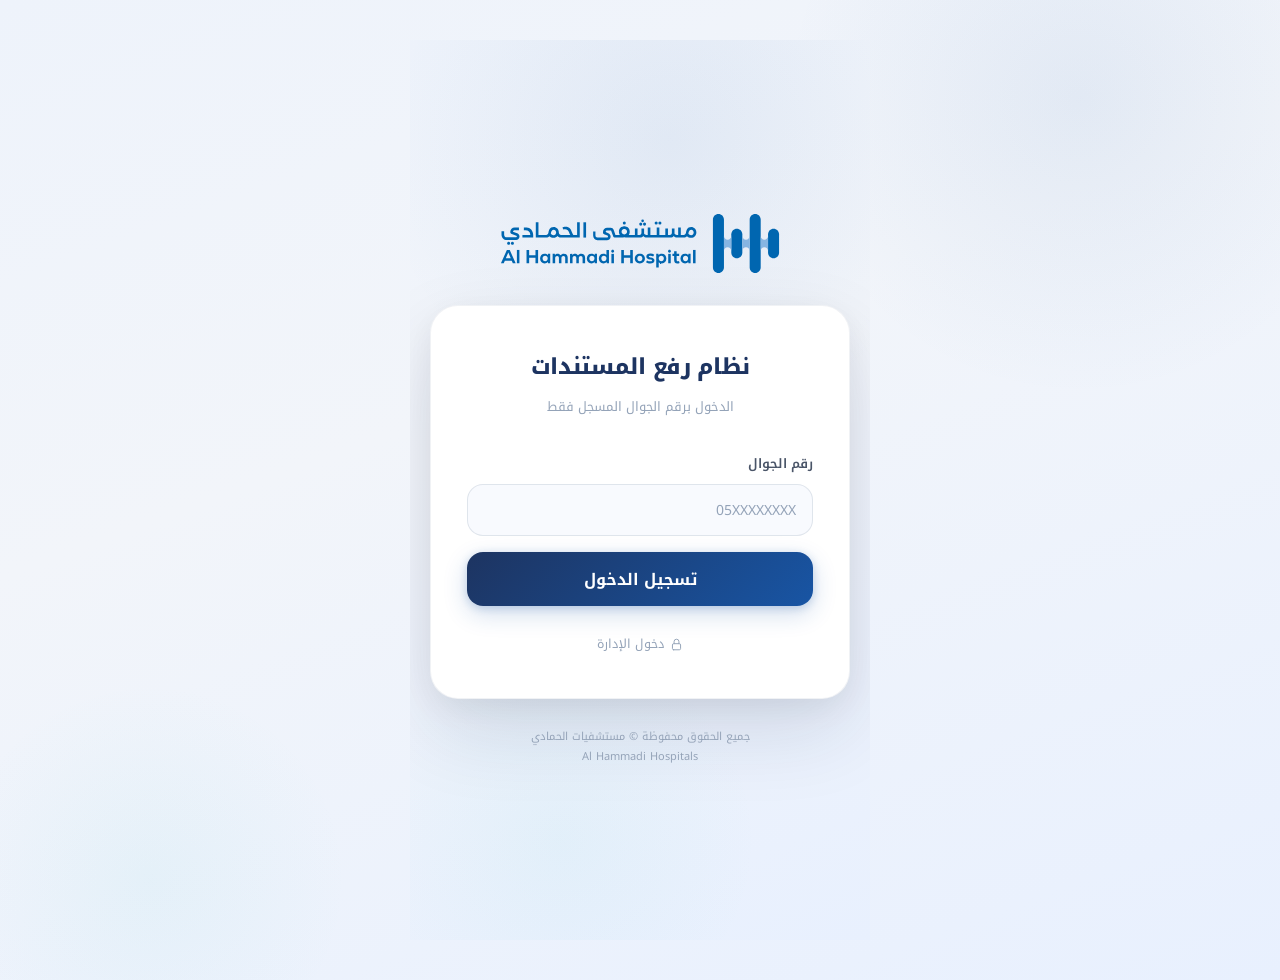
<file: index.html>
<!DOCTYPE html>
<html lang="ar" dir="rtl">
<head>
<meta charset="UTF-8">
<meta name="viewport" content="width=device-width,initial-scale=1.0">
<title>نظام رفع المستندات | مستشفيات الحمادي</title>
<link rel="preconnect" href="https://fonts.googleapis.com">
<link rel="preconnect" href="https://fonts.gstatic.com" crossorigin>
<link href="https://fonts.googleapis.com/css2?family=Noto+Kufi+Arabic:wght@300;400;500;600;700;800;900&display=swap" rel="stylesheet">
<style>

  :root {
    --navy: #1D3461;
    --blue: #1855A4;
    --blue2: #3B7DC4;
    --teal: #4CC6C6;
    --bg: #F2F5F9;
    --surface: #FFFFFF;
    --surface2: #F8FAFE;
    --border: rgba(0,38,84,.10);
    --border2: rgba(0,38,84,.06);
    --text: #1A2332;
    --text2: #4A5568;
    --text3: #94A3B8;
    --green: #34C759;
    --green-l: #F0FDF4;
    --green-b: #86EFAC;
    --amber: #FF9F0A;
    --amber-l: #FFFBEB;
    --red: #FF3B30;
    --red-l: #FFF1F0;
    --white: #FFFFFF;
    --shadow-s: 0 1px 3px rgba(0,0,0,.04), 0 4px 12px rgba(0,38,84,.06);
    --shadow-m: 0 2px 8px rgba(0,0,0,.04), 0 8px 24px rgba(0,38,84,.08);
    --shadow-l: 0 4px 16px rgba(0,0,0,.04), 0 16px 48px rgba(0,38,84,.10);
    --shadow-xl: 0 8px 32px rgba(0,0,0,.06), 0 32px 80px rgba(0,38,84,.12);
    --r: 12px;
    --rm: 16px;
    --rl: 20px;
    --rxl: 24px;
    --r2xl: 28px;
    --ease: cubic-bezier(.4,0,.2,1);
    --spring: cubic-bezier(.34,1.56,.64,1);
    --ease-out: cubic-bezier(0,.55,.45,1);
  }
  *, *::before, *::after { margin: 0; padding: 0; box-sizing: border-box; }
  html { font-size: 16px; -webkit-font-smoothing: antialiased; -moz-osx-font-smoothing: grayscale; }
  body {
    font-family: 'Noto Kufi Arabic', -apple-system, BlinkMacSystemFont, 'SF Pro Display', system-ui, sans-serif;
    background: var(--bg);
    color: var(--text);
    direction: rtl;
    min-height: 100vh;
    overflow-x: hidden;
  }
  button { font-family: inherit; cursor: pointer; border: none; background: none; }
  input, textarea { font-family: inherit; outline: none; }
  img { display: block; }

  /* Brand font: Noto Kufi Arabic — applied to Arabic and English text */
  body, button, input, textarea, select, option {
    font-family: 'Noto Kufi Arabic', -apple-system, BlinkMacSystemFont, 'SF Pro Display', system-ui, sans-serif !important;
  }


  /* ── SCREENS ── */
  .scr { display: none; }
  .scr.on { display: flex; flex-direction: column; min-height: 100vh; }

  /* ═══════════════════════════════════
     LOGIN - Apple style
  ═══════════════════════════════════ */
  #scr-login {
    min-height: 100vh;
    background: linear-gradient(160deg, #EEF3FB 0%, #F2F5FA 40%, #E8F0FE 100%);
    align-items: center;
    justify-content: center;
    padding: 40px 20px;
    position: relative;
    overflow: hidden;
  }
  #scr-login::before {
    content: '';
    position: absolute;
    width: 600px; height: 600px;
    border-radius: 50%;
    background: radial-gradient(circle, rgba(24,85,164,.07) 0%, transparent 70%);
    top: -200px; right: -100px;
    pointer-events: none;
  }
  #scr-login::after {
    content: '';
    position: absolute;
    width: 400px; height: 400px;
    border-radius: 50%;
    background: radial-gradient(circle, rgba(76,198,198,.06) 0%, transparent 70%);
    bottom: -100px; left: -50px;
    pointer-events: none;
  }
  .login-box {
    width: 100%;
    max-width: 420px;
    position: relative;
    z-index: 1;
    animation: loginEnter .5s var(--ease-out) both;
  }
  @keyframes loginEnter {
    from { opacity: 0; transform: translateY(24px) scale(.98); }
    to   { opacity: 1; transform: none; }
  }

  /* Logo area */
  .login-logo {
    display: flex;
    justify-content: center;
    margin-bottom: 32px;
  }
  .login-logo img {
    max-width: 280px;
    max-height: 64px;
    width: auto;
    height: auto;
    object-fit: contain;
  }

  /* Card */
  .login-card {
    background: var(--surface);
    border-radius: var(--r2xl);
    padding: 40px 36px 36px;
    box-shadow: var(--shadow-xl);
    border: 1px solid var(--border2);
  }
  .login-title {
    font-size: 22px;
    font-weight: 800;
    color: var(--navy);
    text-align: center;
    margin-bottom: 6px;
    letter-spacing: -.3px;
  }
  .login-sub {
    font-size: 13px;
    color: var(--text3);
    text-align: center;
    margin-bottom: 32px;
    font-weight: 400;
  }

  /* Fields */
  .field-block { margin-bottom: 16px; }
  .field-label {
    display: block;
    font-size: 13px;
    font-weight: 600;
    color: var(--text2);
    margin-bottom: 8px;
    text-align: right;
  }
  .field-input {
    width: 100%;
    height: 52px;
    background: var(--surface2);
    border: 1.5px solid var(--border);
    border-radius: var(--rm);
    padding: 0 16px;
    font-size: 15px;
    color: var(--text);
    direction: ltr;
    text-align: right;
    transition: border-color .18s, box-shadow .18s, background .18s;
  }
  .field-input::placeholder { color: var(--text3); font-size: 14px; }
  .field-input:focus {
    border-color: var(--blue);
    background: var(--white);
    box-shadow: 0 0 0 4px rgba(24,85,164,.10);
  }
  .field-input.err {
    border-color: var(--red);
    box-shadow: 0 0 0 4px rgba(255,59,48,.08);
  }

  /* Tab toggle (ID / Mobile) */
  .seg-ctrl {
    display: grid;
    grid-template-columns: 1fr 1fr;
    background: var(--surface2);
    border: 1.5px solid var(--border);
    border-radius: 14px;
    padding: 3px;
    margin-bottom: 24px;
  }
  .seg-btn {
    height: 40px;
    border-radius: 11px;
    font-size: 13px;
    font-weight: 600;
    color: var(--text3);
    transition: all .2s var(--ease);
    display: flex;
    align-items: center;
    justify-content: center;
    gap: 7px;
    cursor: pointer;
    border: none;
    background: transparent;
    font-family: inherit;
  }
  .seg-btn.on {
    background: var(--white);
    color: var(--blue);
    box-shadow: 0 1px 4px rgba(0,38,84,.12), 0 2px 8px rgba(0,38,84,.06);
  }
  .seg-btn svg { width: 15px; height: 15px; flex-shrink: 0; }

  /* Login button */
  .login-btn {
    width: 100%;
    height: 54px;
    background: linear-gradient(135deg, var(--navy) 0%, var(--blue) 100%);
    border-radius: var(--rm);
    font-size: 16px;
    font-weight: 700;
    color: var(--white);
    margin-top: 8px;
    display: flex;
    align-items: center;
    justify-content: center;
    gap: 10px;
    position: relative;
    overflow: hidden;
    transition: transform .2s var(--ease), box-shadow .2s var(--ease), opacity .2s;
    box-shadow: 0 2px 8px rgba(24,85,164,.2), 0 8px 24px rgba(24,85,164,.2);
    border: none;
    cursor: pointer;
    font-family: inherit;
  }
  .login-btn:hover { transform: translateY(-1px); box-shadow: 0 4px 16px rgba(24,85,164,.25), 0 12px 32px rgba(24,85,164,.25); }
  .login-btn:active { transform: none; box-shadow: 0 2px 8px rgba(24,85,164,.15); }
  .login-btn:disabled { opacity: .6; cursor: not-allowed; transform: none; }

  /* Ripple */
  .rpl { position: absolute; border-radius: 50%; background: rgba(255,255,255,.2); transform: scale(0); animation: rpl .5s linear; pointer-events: none; }
  @keyframes rpl { to { transform: scale(4); opacity: 0; } }

  /* Error msg */
  .emsg {
    display: none;
    align-items: center;
    gap: 8px;
    background: var(--red-l);
    border: 1px solid rgba(255,59,48,.15);
    border-radius: var(--r);
    padding: 10px 14px;
    font-size: 12.5px;
    font-weight: 500;
    color: var(--red);
    margin-top: 10px;
  }
  .emsg.on { display: flex; animation: shake .35s ease; }
  @keyframes shake { 0%,100%{transform:none} 20%,60%{transform:translateX(4px)} 40%,80%{transform:translateX(-4px)} }
  .emsg svg { width: 15px; height: 15px; flex-shrink: 0; }

  /* Spinner */
  .spin {
    display: inline-block; width: 18px; height: 18px;
    border: 2.5px solid rgba(255,255,255,.35); border-top-color: #fff;
    border-radius: 50%; animation: rot .65s linear infinite;
  }
  @keyframes rot { to { transform: rotate(360deg); } }

  /* Admin link */
  .admin-link {
    display: flex;
    align-items: center;
    justify-content: center;
    gap: 6px;
    margin-top: 20px;
    font-size: 12.5px;
    color: var(--text3);
    cursor: pointer;
    border: none;
    background: none;
    font-family: inherit;
    padding: 6px 12px;
    border-radius: 8px;
    transition: color .18s, background .18s;
    width: 100%;
  }
  .admin-link:hover { color: var(--blue); background: rgba(24,85,164,.05); }
  .admin-link svg { width: 13px; height: 13px; }

  .login-footer {
    text-align: center;
    margin-top: 28px;
    font-size: 11px;
    color: var(--text3);
    line-height: 1.8;
  }

  /* ═══════════════════════════════════
     MODAL
  ═══════════════════════════════════ */
  .mov {
    position: fixed; inset: 0; z-index: 999;
    background: rgba(0,0,0,.4);
    backdrop-filter: blur(12px);
    -webkit-backdrop-filter: blur(12px);
    display: flex; align-items: center; justify-content: center; padding: 20px;
    opacity: 0; visibility: hidden;
    transition: opacity .22s var(--ease), visibility .22s;
  }
  .mov.on { opacity: 1; visibility: visible; }
  .mc {
    background: var(--surface);
    border-radius: var(--r2xl);
    box-shadow: var(--shadow-xl);
    width: 100%; max-width: 420px;
    overflow: hidden;
    transform: scale(.94) translateY(16px);
    transition: transform .35s var(--spring);
  }
  .mov.on .mc { transform: none; }
  .mc.lg { max-width: 680px; max-height: 86vh; overflow-y: auto; }

  .mc-hdr {
    padding: 20px 24px;
    border-bottom: 1px solid var(--border2);
    display: flex; align-items: center; justify-content: space-between;
  }
  .mc-hdr-t { font-size: 16px; font-weight: 800; color: var(--navy); }
  .mc-cls {
    width: 28px; height: 28px; border-radius: 50%;
    background: var(--surface2); border: 1px solid var(--border2);
    display: flex; align-items: center; justify-content: center;
    cursor: pointer; transition: .15s;
  }
  .mc-cls:hover { background: var(--red-l); }
  .mc-cls svg { width: 12px; height: 12px; color: var(--text3); }
  .mc-cls:hover svg { color: var(--red); }
  .mc-body { padding: 24px; }

  /* Welcome modal top */
  .wl-top {
    background: linear-gradient(145deg, var(--navy) 0%, #0d3480 55%, var(--blue) 100%);
    padding: 28px 28px 24px;
    text-align: center;
    position: relative;
    overflow: hidden;
  }
  .wl-top::before {
    content: '';
    position: absolute; top: -40px; right: -40px;
    width: 160px; height: 160px; border-radius: 50%;
    background: radial-gradient(circle, rgba(76,198,198,.2), transparent 65%);
    pointer-events: none;
  }
  .wl-logo { display: flex; justify-content: center; margin-bottom: 14px; position: relative; z-index: 1; }
  .wl-logo img { max-height: 36px; max-width: 180px; width: auto; object-fit: contain; }
  .wl-name { font-size: 18px; font-weight: 800; color: #fff; position: relative; z-index: 1; }
  .wl-sub { font-size: 11px; color: rgba(255,255,255,.5); margin-top: 3px; position: relative; z-index: 1; }
  .wl-body { padding: 24px 28px 28px; }
  .wl-text { font-size: 13px; line-height: 2; color: var(--text2); text-align: center; margin-bottom: 20px; }
  .wl-text p { margin-bottom: 6px; }
  .wl-text p:last-child { font-weight: 600; color: var(--navy); }
  .wl-btn {
    width: 100%; height: 50px;
    background: linear-gradient(135deg, var(--navy), var(--blue));
    border-radius: var(--rm); font-size: 15px; font-weight: 700; color: #fff;
    display: flex; align-items: center; justify-content: center; gap: 9px;
    border: none; cursor: pointer; font-family: inherit;
    transition: transform .2s, box-shadow .2s;
    box-shadow: 0 4px 16px rgba(24,85,164,.25);
    position: relative; overflow: hidden;
  }
  .wl-btn:hover { transform: translateY(-1px); box-shadow: 0 6px 20px rgba(24,85,164,.32); }
  .wl-btn svg { width: 17px; height: 17px; }

  /* Admin lock modal */
  .lock-icon {
    width: 52px; height: 52px; border-radius: 50%;
    background: linear-gradient(135deg, var(--navy), var(--blue));
    display: flex; align-items: center; justify-content: center;
    margin: 0 auto 14px;
  }
  .lock-icon svg { width: 22px; height: 22px; color: #fff; }

  /* ═══════════════════════════════════
     HEADER
  ═══════════════════════════════════ */
  .app-header {
    background: rgba(255,255,255,.88);
    backdrop-filter: saturate(200%) blur(20px);
    -webkit-backdrop-filter: saturate(200%) blur(20px);
    border-bottom: 1px solid var(--border2);
    position: sticky; top: 0; z-index: 100;
  }
  .header-inner {
    max-width: 860px; margin: 0 auto;
    padding: 0 24px; height: 60px;
    display: flex; align-items: center; gap: 16px;
  }
  .header-logo img { max-height: 32px; max-width: 150px; width: auto; object-fit: contain; }
  .header-sep { width: 1px; height: 20px; background: var(--border); flex-shrink: 0; }
  .header-tag {
    font-size: 11px; font-weight: 700; letter-spacing: .3px;
    padding: 4px 10px; border-radius: 20px;
    background: rgba(24,85,164,.08); color: var(--blue);
    border: 1px solid rgba(24,85,164,.15);
  }
  .header-tag.adm { background: rgba(255,159,10,.08); color: var(--amber); border-color: rgba(255,159,10,.2); }
  .header-name { flex: 1; font-size: 14px; font-weight: 600; color: var(--text); }
  .header-prog {
    display: flex; align-items: center; gap: 10px;
    font-size: 12px; color: var(--text3);
  }
  .prog-track-sm {
    width: 80px; height: 4px;
    background: var(--border); border-radius: 2px; overflow: hidden;
  }
  .prog-fill-sm {
    height: 100%; border-radius: 2px;
    background: linear-gradient(90deg, var(--teal), var(--blue2));
    transition: width .5s var(--ease-out);
  }
  .signout-btn {
    display: flex; align-items: center; gap: 6px;
    font-size: 12.5px; font-weight: 500; color: var(--text3);
    padding: 7px 14px; border-radius: 10px;
    border: 1px solid var(--border);
    background: var(--surface); cursor: pointer;
    transition: .18s; font-family: inherit;
  }
  .signout-btn:hover { color: var(--red); border-color: rgba(255,59,48,.25); background: var(--red-l); }
  .signout-btn svg { width: 14px; height: 14px; }

  /* ═══════════════════════════════════
     MAIN CONTENT
  ═══════════════════════════════════ */
  .app-main {
    max-width: 720px; margin: 0 auto;
    padding: 32px 24px 80px;
    flex: 1;
  }

  /* Doctor card - minimal, clean */
  .doc-card {
    background: var(--surface);
    border-radius: var(--r2xl);
    padding: 28px 28px 24px;
    margin-bottom: 20px;
    box-shadow: var(--shadow-m);
    border: 1px solid var(--border2);
    position: relative;
    overflow: hidden;
  }
  .doc-card::before {
    content: '';
    position: absolute; top: 0; left: 0; right: 0; height: 3px;
    background: linear-gradient(90deg, var(--navy), var(--blue), var(--teal));
    background-size: 200% 100%;
    animation: slide-grad 4s ease infinite;
  }
  @keyframes slide-grad { 0%{background-position:0%} 100%{background-position:200%} }

  .doc-row {
    display: flex; align-items: center; gap: 16px;
    margin-bottom: 20px; flex-wrap: wrap;
  }
  .doc-avatar {
    width: 48px; height: 48px;
    border-radius: 14px; flex-shrink: 0;
    background: linear-gradient(135deg, rgba(24,85,164,.08), rgba(76,198,198,.08));
    border: 1px solid var(--border2);
    display: flex; align-items: center; justify-content: center;
  }
  .doc-avatar svg { width: 22px; height: 22px; color: var(--blue); }
  .doc-info { flex: 1; }
  .doc-name { font-size: 17px; font-weight: 800; color: var(--navy); letter-spacing: -.2px; }
  .doc-dept { font-size: 12px; color: var(--text3); margin-top: 2px; }
  .doc-stats { display: flex; gap: 10px; }
  .stat-chip {
    text-align: center; padding: 8px 16px;
    background: var(--surface2);
    border: 1px solid var(--border2);
    border-radius: 12px; min-width: 76px;
  }
  .stat-chip.done {
    background: rgba(52,199,89,.06);
    border-color: rgba(52,199,89,.15);
  }
  .stat-num { display: block; font-size: 22px; font-weight: 900; color: var(--navy); line-height: 1; }
  .stat-chip.done .stat-num { color: #1a8c37; }
  .stat-lbl { display: block; font-size: 10px; color: var(--text3); margin-top: 2px; }

  .prog-section {}
  .prog-labels {
    display: flex; justify-content: space-between;
    font-size: 12px; color: var(--text3); margin-bottom: 6px;
  }
  .prog-labels span:last-child { font-weight: 700; color: var(--navy); }
  .prog-track {
    height: 6px; background: var(--border);
    border-radius: 3px; overflow: hidden;
  }
  .prog-fill {
    height: 100%; border-radius: 3px;
    background: linear-gradient(90deg, var(--teal), var(--blue2));
    transition: width .7s var(--ease-out);
    position: relative; overflow: hidden;
  }
  .prog-fill::after {
    content: '';
    position: absolute; top: 0; left: -100%; bottom: 0; width: 100%;
    background: linear-gradient(90deg, transparent, rgba(255,255,255,.35), transparent);
    animation: shimmer 2s infinite;
  }
  @keyframes shimmer { to { left: 200%; } }

  /* Info hint */
  .info-hint {
    background: rgba(24,85,164,.04);
    border: 1px solid rgba(24,85,164,.10);
    border-radius: var(--rm);
    padding: 12px 16px;
    margin-bottom: 24px;
    display: flex; gap: 10px; align-items: flex-start;
    font-size: 12.5px; color: var(--blue2); line-height: 1.7;
    font-weight: 500;
  }
  .info-hint svg { width: 16px; height: 16px; flex-shrink: 0; margin-top: 2px; }

  /* Section heading */
  .sec-head {
    font-size: 13px; font-weight: 700; color: var(--text3);
    letter-spacing: .5px; text-transform: uppercase;
    margin-bottom: 12px;
  }

  /* ═══════════════════════════════════
     DOCUMENT ITEMS - Apple List style
  ═══════════════════════════════════ */
  .doc-list { display: flex; flex-direction: column; gap: 1px; margin-bottom: 28px; }

  .doc-item {
    background: var(--surface);
    border: 1px solid var(--border2);
    border-radius: 0;
    overflow: hidden;
    transition: box-shadow .18s;
  }
  .doc-item:first-child { border-radius: var(--rl) var(--rl) 0 0; }
  .doc-item:last-child { border-radius: 0 0 var(--rl) var(--rl); }
  .doc-item:only-child { border-radius: var(--rl); }
  .doc-item:first-child:not(:last-child) + .doc-item { border-top: none; }
  .doc-item + .doc-item { border-top: none; }

  .doc-item.expanded { box-shadow: var(--shadow-m); border-radius: var(--rl) !important; margin: 4px 0; border: 1.5px solid var(--blue2); }
  .doc-item.expanded + .doc-item { border-top: 1px solid var(--border2); }
  .doc-item.completed {
    background: var(--green-l);
    border-color: rgba(52,199,89,.2) !important;
    border-radius: var(--rl) !important;
    margin: 2px 0;
  }

  .item-row {
    padding: 16px 20px;
    display: flex; align-items: center; gap: 14px;
    cursor: pointer; user-select: none;
    transition: background .12s;
  }
  .item-row:hover { background: rgba(0,38,84,.02); }

  .item-icon {
    width: 38px; height: 38px;
    border-radius: 10px; flex-shrink: 0;
    display: flex; align-items: center; justify-content: center;
    background: rgba(255,59,48,.08);
    border: 1px solid rgba(255,59,48,.1);
    transition: all .22s;
  }
  .item-icon svg { width: 17px; height: 17px; color: var(--red); transition: color .22s; }
  .doc-item.completed .item-icon {
    background: rgba(52,199,89,.1); border-color: rgba(52,199,89,.2);
  }
  .doc-item.completed .item-icon svg { color: #1a8c37; }

  .item-info { flex: 1; min-width: 0; }
  .item-name { font-size: 14px; font-weight: 600; color: var(--text); line-height: 1.3; }
  .item-type { font-size: 11px; color: var(--text3); margin-top: 1px; }

  .item-badge {
    font-size: 11px; font-weight: 600; padding: 4px 10px;
    border-radius: 20px; flex-shrink: 0; white-space: nowrap;
    transition: all .22s;
  }
  .b-req { background: rgba(255,59,48,.08); color: var(--red); }
  .b-done { background: rgba(52,199,89,.1); color: #1a8c37; }
  .b-note { background: rgba(255,159,10,.1); color: #b06000; }

  .item-chev {
    width: 22px; height: 22px; border-radius: 50%;
    background: var(--surface2); border: 1px solid var(--border2);
    display: flex; align-items: center; justify-content: center;
    flex-shrink: 0; transition: transform .22s, background .18s;
  }
  .item-chev svg { width: 11px; height: 11px; color: var(--text3); }
  .doc-item.expanded .item-chev { transform: rotate(180deg); background: var(--blue); border-color: var(--blue); }
  .doc-item.expanded .item-chev svg { color: #fff; }

  /* Expand body */
  .item-body {
    display: none;
    border-top: 1px solid var(--border2);
    padding: 20px;
    background: var(--surface2);
    animation: slideDown .2s var(--ease-out);
  }
  .doc-item.expanded .item-body { display: block; }
  @keyframes slideDown { from { opacity: 0; transform: translateY(-6px); } to { opacity: 1; transform: none; } }

  /* Upload zone */
  .upload-zone {
    border: 2px dashed var(--border);
    border-radius: var(--rm); background: var(--surface);
    padding: 24px 20px; text-align: center;
    cursor: pointer; position: relative;
    transition: border-color .18s, background .18s;
  }
  .upload-zone:hover, .upload-zone.drag {
    border-color: var(--blue);
    background: rgba(24,85,164,.03);
  }
  .upload-zone input { position: absolute; inset: 0; opacity: 0; cursor: pointer; width: 100%; height: 100%; }
  .upload-icon-wrap {
    width: 44px; height: 44px; border-radius: 12px;
    background: rgba(24,85,164,.08);
    display: flex; align-items: center; justify-content: center;
    margin: 0 auto 10px;
    transition: transform .25s var(--spring);
  }
  .upload-zone:hover .upload-icon-wrap { transform: translateY(-2px); }
  .upload-icon-wrap svg { width: 20px; height: 20px; color: var(--blue2); }
  .upload-title { font-size: 13px; font-weight: 600; color: var(--text2); margin-bottom: 3px; }
  .upload-hint { font-size: 11.5px; color: var(--text3); }
  .file-chips { display: flex; gap: 4px; justify-content: center; flex-wrap: wrap; margin-top: 10px; }
  .file-chip {
    font-size: 9.5px; font-weight: 700; color: var(--text3);
    background: var(--surface2); border: 1px solid var(--border);
    border-radius: 6px; padding: 2px 6px; letter-spacing: .3px;
  }

  /* File preview */
  .file-prev {
    display: none; align-items: center; gap: 12px;
    background: var(--green-l); border: 1.5px solid var(--green-b);
    border-radius: var(--rm); padding: 12px 16px;
  }
  .file-prev.on { display: flex; animation: fadeIn .25s ease; }
  @keyframes fadeIn { from{opacity:0} to{opacity:1} }
  .file-prev-icon {
    width: 36px; height: 36px; border-radius: 9px;
    background: rgba(52,199,89,.12); flex-shrink: 0;
    display: flex; align-items: center; justify-content: center;
  }
  .file-prev-icon svg { width: 17px; height: 17px; color: #1a8c37; }
  .file-prev-info { flex: 1; min-width: 0; }
  .file-prev-name { font-size: 12.5px; font-weight: 600; color: #1a8c37; overflow: hidden; text-overflow: ellipsis; white-space: nowrap; }
  .file-prev-size { font-size: 10.5px; color: var(--text3); margin-top: 1px; }
  .file-rem {
    width: 28px; height: 28px; border-radius: 50%; flex-shrink: 0;
    background: rgba(255,59,48,.08); border: 1px solid rgba(255,59,48,.15);
    display: flex; align-items: center; justify-content: center;
    cursor: pointer; transition: .15s;
  }
  .file-rem:hover { background: var(--red-l); }
  .file-rem svg { width: 12px; height: 12px; color: var(--red); }

  /* Or separator */
  .or-sep {
    display: flex; align-items: center; gap: 12px;
    margin: 14px 0; color: var(--text3); font-size: 11.5px; font-weight: 600;
  }
  .or-sep::before, .or-sep::after { content: ''; flex: 1; height: 1px; background: var(--border2); }

  /* Note textarea */
  .note-lbl { font-size: 12px; font-weight: 600; color: var(--text2); display: block; margin-bottom: 7px; }
  .note-req { color: var(--red); font-weight: 400; font-size: 11px; }
  .note-ta {
    width: 100%; min-height: 72px; padding: 11px 13px;
    background: var(--surface); border: 1.5px solid var(--border);
    border-radius: var(--rm); font-size: 13px; color: var(--text);
    line-height: 1.7; resize: vertical;
    transition: border-color .18s, box-shadow .18s;
    font-family: inherit;
  }
  .note-ta:focus { border-color: var(--blue); box-shadow: 0 0 0 4px rgba(24,85,164,.06); }
  .note-ta.ef { border-color: var(--red) !important; box-shadow: 0 0 0 4px rgba(255,59,48,.06); }

  /* Confirm button */
  .confirm-btn {
    margin-top: 12px; height: 40px; padding: 0 20px;
    background: linear-gradient(135deg, var(--navy), var(--blue));
    border-radius: var(--r); font-size: 13px; font-weight: 700; color: #fff;
    display: inline-flex; align-items: center; gap: 7px;
    border: none; cursor: pointer; font-family: inherit;
    box-shadow: 0 2px 8px rgba(24,85,164,.2);
    transition: transform .18s, box-shadow .18s;
    position: relative; overflow: hidden;
  }
  .confirm-btn:hover { transform: translateY(-1px); box-shadow: 0 4px 14px rgba(24,85,164,.28); }
  .confirm-btn svg { width: 15px; height: 15px; }

  /* ═══════════════════════════════════
     SUBMIT PANEL
  ═══════════════════════════════════ */
  .submit-panel {
    background: var(--surface);
    border-radius: var(--r2xl);
    padding: 32px 28px;
    text-align: center;
    box-shadow: var(--shadow-m);
    border: 1px solid var(--border2);
    position: relative; overflow: hidden;
  }
  .submit-panel::before {
    content: '';
    position: absolute; top: 0; left: 0; right: 0; height: 2px;
    background: linear-gradient(90deg, #34C759, #30D158, #34C759);
    background-size: 200% 100%;
    animation: slide-grad 3s ease infinite;
  }
  .submit-title { font-size: 16px; font-weight: 800; color: var(--navy); margin-bottom: 6px; }
  .submit-desc { font-size: 13px; color: var(--text3); line-height: 1.7; margin-bottom: 22px; max-width: 340px; margin-inline: auto; }
  .submit-btn {
    height: 52px; padding: 0 48px;
    background: linear-gradient(135deg, #1a8c37, #34C759);
    border-radius: var(--rm); font-size: 15px; font-weight: 800; color: #fff;
    display: inline-flex; align-items: center; justify-content: center; gap: 10px;
    border: none; cursor: pointer; font-family: inherit;
    box-shadow: 0 4px 16px rgba(52,199,89,.25), 0 2px 6px rgba(52,199,89,.15);
    transition: transform .2s, box-shadow .2s;
    position: relative; overflow: hidden;
  }
  .submit-btn:hover { transform: translateY(-1px); box-shadow: 0 8px 24px rgba(52,199,89,.32); }
  .submit-btn:disabled { opacity: .55; cursor: not-allowed; transform: none; box-shadow: none; }
  .submit-btn svg { width: 18px; height: 18px; }
  .submit-note { font-size: 11.5px; color: var(--text3); margin-top: 10px; line-height: 1.5; }

  /* ═══════════════════════════════════
     SUCCESS SCREEN
  ═══════════════════════════════════ */
  #scr-success {
    background: var(--bg);
    align-items: center; justify-content: center; padding: 32px 20px;
  }
  .success-card {
    background: var(--surface);
    border-radius: var(--r2xl);
    box-shadow: var(--shadow-xl);
    max-width: 460px; width: 100%;
    overflow: hidden;
    animation: successIn .5s var(--spring) both;
    border-top: 3px solid #34C759;
  }
  @keyframes successIn { from{opacity:0;transform:scale(.9) translateY(20px)} to{opacity:1;transform:none} }
  .success-hdr {
    background: linear-gradient(135deg, var(--navy), var(--blue));
    padding: 24px; text-align: center; display: flex; justify-content: center;
  }
  .success-hdr img { max-height: 36px; max-width: 170px; width: auto; object-fit: contain; }
  .success-body { padding: 36px 28px; text-align: center; }
  .check-anim {
    width: 76px; height: 76px; border-radius: 50%;
    background: linear-gradient(135deg, #D1FAE5, #A7F3D0);
    display: flex; align-items: center; justify-content: center;
    margin: 0 auto 16px;
    animation: checkBounce .5s var(--spring) .2s both;
  }
  @keyframes checkBounce { from{transform:scale(0)} to{transform:scale(1)} }
  .chk-svg { width: 44px; height: 44px; }
  .chk-c { fill:none;stroke:#1a8c37;stroke-width:2.5;stroke-dasharray:150;stroke-dashoffset:150;animation:drawC .5s ease .4s forwards; }
  .chk-p { fill:none;stroke:#1a8c37;stroke-width:3;stroke-linecap:round;stroke-linejoin:round;stroke-dasharray:40;stroke-dashoffset:40;animation:drawP .35s ease .85s forwards; }
  @keyframes drawC{to{stroke-dashoffset:0}} @keyframes drawP{to{stroke-dashoffset:0}}
  .success-title { font-size: 20px; font-weight: 900; color: var(--navy); margin-bottom: 8px; letter-spacing: -.3px; }
  .success-sub { font-size: 13px; color: var(--text3); line-height: 1.9; margin-bottom: 22px; }
  .success-details {
    background: var(--surface2); border-radius: var(--rm); padding: 16px;
    text-align: right; border: 1px solid var(--border2); margin-bottom: 24px;
  }
  .s-row { display: flex; align-items: center; justify-content: space-between; padding: 8px 0; border-bottom: 1px solid var(--border2); }
  .s-row:last-child { border-bottom: none; }
  .s-lbl { font-size: 12px; color: var(--text3); font-weight: 500; display: flex; align-items: center; gap: 7px; }
  .s-lbl svg { width: 14px; height: 14px; flex-shrink: 0; }
  .s-val { font-size: 12.5px; font-weight: 700; color: var(--navy); }
  .s-badge {
    font-size: 11px; font-weight: 700; padding: 3px 10px; border-radius: 20px;
    background: rgba(255,159,10,.1); border: 1px solid rgba(255,159,10,.2); color: #b06000;
  }
  .close-btn {
    height: 46px; padding: 0 36px;
    background: linear-gradient(135deg, var(--navy), var(--blue));
    border-radius: var(--rm); font-size: 14px; font-weight: 700; color: #fff;
    display: inline-flex; align-items: center; gap: 8px;
    border: none; cursor: pointer; font-family: inherit;
    box-shadow: 0 4px 14px rgba(24,85,164,.22);
    transition: transform .2s, box-shadow .2s;
  }
  .close-btn:hover { transform: translateY(-1px); box-shadow: 0 6px 20px rgba(24,85,164,.3); }
  .close-btn svg { width: 16px; height: 16px; }
  .success-ft { padding: 14px; text-align: center; font-size: 11px; color: var(--text3); border-top: 1px solid var(--border2); line-height: 1.8; }

  /* ═══════════════════════════════════
     ADMIN SCREEN
  ═══════════════════════════════════ */
  .adm-main { max-width: 1080px; margin: 0 auto; padding: 24px 24px 60px; flex: 1; }
  .kpi-grid { display: grid; grid-template-columns: repeat(3,1fr); gap: 12px; margin-bottom: 20px; }
  @media(min-width:640px){ .kpi-grid { grid-template-columns: repeat(6,1fr); } }
  .kpi-card {
    background: var(--surface); border-radius: var(--rl); padding: 16px 14px;
    text-align: center; box-shadow: var(--shadow-s); border: 1px solid var(--border2);
    border-top: 3px solid var(--border);
    transition: transform .18s, box-shadow .18s;
  }
  .kpi-card:hover { transform: translateY(-2px); box-shadow: var(--shadow-m); }
  .kpi-card.c-blue{border-top-color:var(--blue)}.kpi-card.c-green{border-top-color:#34C759}.kpi-card.c-amber{border-top-color:var(--amber)}.kpi-card.c-red{border-top-color:var(--red)}.kpi-card.c-teal{border-top-color:var(--teal)}.kpi-card.c-purple{border-top-color:#5E5CE6}
  .kpi-icon { width: 22px; height: 22px; margin: 0 auto 7px; color: var(--text3); }
  .kpi-num { font-size: 26px; font-weight: 900; color: var(--navy); display: block; line-height: 1; }
  .kpi-lbl { font-size: 10.5px; color: var(--text3); display: block; margin-top: 4px; }

  .avg-card { background: var(--surface); border-radius: var(--rl); padding: 14px 18px; margin-bottom: 16px; box-shadow: var(--shadow-s); border: 1px solid var(--border2); }
  .avg-labels { display: flex; justify-content: space-between; font-size: 12px; font-weight: 700; color: var(--text2); margin-bottom: 8px; }

  .ctrl-row { display: flex; gap: 12px; margin-bottom: 14px; flex-wrap: wrap; align-items: center; }
  .search-wrap { flex: 1; min-width: 180px; position: relative; }
  .search-icon { position: absolute; right: 12px; top: 50%; transform: translateY(-50%); width: 15px; height: 15px; color: var(--text3); }
  .search-inp {
    width: 100%; height: 40px; padding: 0 12px 0 38px;
    background: var(--surface); border: 1.5px solid var(--border);
    border-radius: var(--r); font-family: inherit; font-size: 13px;
    direction: rtl; transition: border-color .18s; outline: none; color: var(--text);
  }
  .search-inp:focus { border-color: var(--blue); }
  .export-btn {
    height: 40px; padding: 0 16px;
    background: var(--blue); color: #fff;
    border-radius: var(--r); cursor: pointer; font-family: inherit;
    font-size: 13px; font-weight: 700; border: none;
    display: flex; align-items: center; gap: 7px; transition: background .18s;
  }
  .export-btn:hover { background: var(--blue2); }
  .export-btn svg { width: 15px; height: 15px; }

  .tbl-wrap { overflow-x: auto; border-radius: var(--rl); box-shadow: var(--shadow-s); border: 1px solid var(--border2); }
  .adm-tbl { width: 100%; border-collapse: collapse; background: var(--surface); font-size: 12px; }
  .adm-tbl thead th { background: var(--navy); color: #fff; padding: 12px 10px; text-align: center; font-weight: 700; white-space: nowrap; font-size: 11px; }
  .adm-tbl tbody tr { border-bottom: 1px solid var(--border2); cursor: pointer; transition: background .12s; }
  .adm-tbl tbody tr:hover { background: var(--surface2); }
  .adm-tbl tbody td { padding: 10px; text-align: center; vertical-align: middle; }
  .s-pill { display: inline-block; padding: 3px 10px; border-radius: 20px; font-size: 10.5px; font-weight: 700; white-space: nowrap; }
  .s-done { background: rgba(52,199,89,.1); color: #1a8c37; }
  .s-part { background: rgba(255,159,10,.1); color: #b06000; }
  .s-none { background: rgba(255,59,48,.08); color: var(--red); }

  /* Det doc */
  .det-doc-row { display: flex; align-items: flex-start; gap: 12px; padding: 11px 0; border-bottom: 1px solid var(--border2); }
  .det-doc-row:last-child { border-bottom: none; }

  /* Toast */
  .toast {
    position: fixed; bottom: 28px; left: 50%;
    transform: translateX(-50%) translateY(72px); opacity: 0;
    background: var(--navy); color: #fff;
    padding: 10px 20px; border-radius: 30px;
    font-size: 13px; font-weight: 600;
    box-shadow: 0 8px 24px rgba(0,0,0,.18);
    z-index: 2000; white-space: nowrap;
    display: flex; align-items: center; gap: 8px;
    transition: transform .38s var(--spring), opacity .26s ease;
  }
  .toast.on { transform: translateX(-50%) translateY(0); opacity: 1; }
  .toast.ts { background: #1a8c37; }
  .toast.te { background: var(--red); }
  .toast.tw { background: #b06000; }
  .toast svg { width: 15px; height: 15px; }

  /* Page footer */
  .page-ft { text-align: center; padding: 18px; font-size: 11px; color: var(--text3); line-height: 1.9; border-top: 1px solid var(--border2); }

  @media(max-width:580px){
    .doc-card,.submit-panel{ padding:20px 16px; }
    .login-card{ padding:28px 20px 24px; }
    .doc-row{flex-wrap:wrap} .doc-stats{width:100%}
    .app-main,.adm-main{padding-left:14px;padding-right:14px}
    .success-body{padding:28px 18px}
    .wl-body{padding:20px 20px 24px}
    .mc-body{padding:20px}
  }
</style>
</head>
<body>


<div id="scr-login" class="scr on">
  <div style="display:flex;align-items:center;justify-content:center;flex-direction:column;flex:1;padding:40px 20px;position:relative;overflow:hidden;min-height:100vh;background:linear-gradient(160deg,#EEF3FB 0%,#F2F5FA 40%,#E8F0FE 100%)">
    <div style="position:absolute;width:600px;height:600px;border-radius:50%;background:radial-gradient(circle,rgba(24,85,164,.07) 0%,transparent 70%);top:-200px;right:-100px;pointer-events:none"></div>
    <div style="position:absolute;width:400px;height:400px;border-radius:50%;background:radial-gradient(circle,rgba(76,198,198,.06) 0%,transparent 70%);bottom:-100px;left:-50px;pointer-events:none"></div>

    <div class="login-box">
      <!-- Logo above card -->
      <div class="login-logo">
        <img src="[data-uri]" alt="مستشفيات الحمادي">
      </div>

      <!-- Card -->
      <div class="login-card">
        <div class="login-title">نظام رفع المستندات</div>
        <div class="login-sub">يرجى تسجيل الدخول للمتابعة</div>

        <!-- Seg ctrl -->
        <div class="seg-ctrl">
          <button class="seg-btn on" id="t-id" onclick="swTab('id')">
            <svg xmlns="http://www.w3.org/2000/svg" fill="none" viewBox="0 0 24 24" stroke-width="1.8" stroke="currentColor"><path stroke-linecap="round" stroke-linejoin="round" d="M15 9h3.75M15 12h3.75M15 15h3.75M4.5 19.5h15a2.25 2.25 0 002.25-2.25V6.75A2.25 2.25 0 0019.5 4.5h-15a2.25 2.25 0 00-2.25 2.25v10.5A2.25 2.25 0 004.5 19.5zm6-10.125a1.875 1.875 0 11-3.75 0 1.875 1.875 0 013.75 0zm1.294 6.336a6.721 6.721 0 01-3.17.789 6.721 6.721 0 01-3.168-.789 3.376 3.376 0 016.338 0z"/></svg>
            الرقم الوظيفي
          </button>
          <button class="seg-btn" id="t-mob" onclick="swTab('mob')">
            <svg xmlns="http://www.w3.org/2000/svg" fill="none" viewBox="0 0 24 24" stroke-width="1.8" stroke="currentColor"><path stroke-linecap="round" stroke-linejoin="round" d="M2.25 6.75c0 8.284 6.716 15 15 15h2.25a2.25 2.25 0 002.25-2.25v-1.372c0-.516-.351-.966-.852-1.091l-4.423-1.106c-.44-.11-.902.055-1.173.417l-.97 1.293c-.282.376-.769.542-1.21.38a12.035 12.035 0 01-7.143-7.143c-.162-.441.004-.928.38-1.21l1.293-.97c.363-.271.527-.734.417-1.173L6.963 3.102a1.125 1.125 0 00-1.091-.852H4.5A2.25 2.25 0 002.25 4.5v2.25z"/></svg>
            رقم الجوال
          </button>
        </div>

        <!-- Field: ID -->
        <div id="div-id" class="field-block">
          <label class="field-label">الرقم الوظيفي</label>
          <input class="field-input" id="f-id" type="text" inputmode="numeric"
            placeholder="أدخل رقمك الوظيفي" maxlength="10" autocomplete="off">
        </div>

        <!-- Field: Mobile -->
        <div id="div-mob" class="field-block" style="display:none">
          <label class="field-label">رقم الجوال</label>
          <input class="field-input" id="f-mob" type="text" inputmode="numeric"
            placeholder="05XXXXXXXX" maxlength="10" autocomplete="off">
        </div>

        <!-- Error -->
        <div class="emsg" id="lg-err">
          <svg xmlns="http://www.w3.org/2000/svg" fill="none" viewBox="0 0 24 24" stroke-width="1.8" stroke="currentColor"><path stroke-linecap="round" stroke-linejoin="round" d="M12 9v3.75m-9.303 3.376c-.866 1.5.217 3.374 1.948 3.374h14.71c1.73 0 2.813-1.874 1.948-3.374L13.949 3.378c-.866-1.5-3.032-1.5-3.898 0L2.697 16.126zM12 15.75h.007v.008H12v-.008z"/></svg>
          <span id="lg-em">لم يتم العثور على بياناتك.</span>
        </div>

        <!-- Login btn -->
        <button class="login-btn" id="lg-btn" onclick="doLogin()">
          <span id="lg-bt">تسجيل الدخول</span>
          <span class="spin" id="lg-sp" style="display:none"></span>
        </button>

        <!-- Admin link -->
        <button class="admin-link" onclick="openAdmMod()">
          <svg xmlns="http://www.w3.org/2000/svg" fill="none" viewBox="0 0 24 24" stroke-width="1.8" stroke="currentColor"><path stroke-linecap="round" stroke-linejoin="round" d="M16.5 10.5V6.75a4.5 4.5 0 10-9 0v3.75m-.75 11.25h10.5a2.25 2.25 0 002.25-2.25v-6.75a2.25 2.25 0 00-2.25-2.25H6.75a2.25 2.25 0 00-2.25 2.25v6.75a2.25 2.25 0 002.25 2.25z"/></svg>
          دخول الإدارة
        </button>
      </div>

      <div class="login-footer">
        <div>جميع الحقوق محفوظة &copy; مستشفيات الحمادي</div>
        <div>Al Hammadi Hospitals</div>
      </div>
    </div>
  </div>
</div>

<div class="mov" id="wl-mod">
  <div class="mc">
    <div class="wl-top">
      <div class="wl-logo"><img src="[data-uri]" alt="Al Hammadi"></div>
      <div class="wl-name" id="wl-nm">مرحباً</div>
      <div class="wl-sub">نظام رفع المستندات</div>
    </div>
    <div class="wl-body">
      <div class="wl-text">
        <p>نرحب بكم في نظام رفع المستندات.</p>
        <p>يرجى استكمال رفع الملفات المطلوبة، أو كتابة ملاحظة في حال تعذر توفير أي مستند.</p>
        <p>نشكر لكم تعاونكم.</p>
      </div>
      <button class="wl-btn" onclick="closeWlMod()">
        <svg xmlns="http://www.w3.org/2000/svg" fill="none" viewBox="0 0 24 24" stroke-width="2" stroke="currentColor" style="width:17px;height:17px"><path stroke-linecap="round" stroke-linejoin="round" d="M3 16.5v2.25A2.25 2.25 0 005.25 21h13.5A2.25 2.25 0 0021 18.75V16.5m-13.5-9L12 3m0 0l4.5 4.5M12 3v13.5"/></svg>
        بدء رفع الملفات
      </button>
    </div>
  </div>
</div>

<div class="mov" id="adm-mod" onclick="if(event.target===this)closeAdmMod()">
  <div class="mc">
    <div class="mc-hdr">
      <span class="mc-hdr-t">دخول الإدارة</span>
      <button class="mc-cls" onclick="closeAdmMod()">
        <svg xmlns="http://www.w3.org/2000/svg" fill="none" viewBox="0 0 24 24" stroke-width="2" stroke="currentColor"><path stroke-linecap="round" stroke-linejoin="round" d="M6 18L18 6M6 6l12 12"/></svg>
      </button>
    </div>
    <div class="mc-body">
      <div class="lock-icon">
        <svg xmlns="http://www.w3.org/2000/svg" fill="none" viewBox="0 0 24 24" stroke-width="1.8" stroke="currentColor"><path stroke-linecap="round" stroke-linejoin="round" d="M16.5 10.5V6.75a4.5 4.5 0 10-9 0v3.75m-.75 11.25h10.5a2.25 2.25 0 002.25-2.25v-6.75a2.25 2.25 0 00-2.25-2.25H6.75a2.25 2.25 0 00-2.25 2.25v6.75a2.25 2.25 0 002.25 2.25z"/></svg>
      </div>
      <div class="field-block" style="margin-bottom:0">
        <label class="field-label">كود الإدارة</label>
        <input class="field-input" id="adm-inp" type="password" placeholder="أدخل الكود" autocomplete="off">
      </div>
      <div class="emsg" id="adm-err" style="margin-top:10px">
        <svg xmlns="http://www.w3.org/2000/svg" fill="none" viewBox="0 0 24 24" stroke-width="1.8" stroke="currentColor"><path stroke-linecap="round" stroke-linejoin="round" d="M12 9v3.75m9-.75a9 9 0 11-18 0 9 9 0 0118 0zm-9 3.75h.008v.008H12v-.008z"/></svg>
        <span>الكود غير صحيح.</span>
      </div>
      <button class="login-btn" id="adm-btn" onclick="doAdmLogin()" style="margin-top:14px;height:48px;font-size:14px">
        <span id="adm-bt">دخول</span>
        <span class="spin" id="adm-sp" style="display:none"></span>
      </button>
      <div style="text-align:center;margin-top:10px">
        <button onclick="closeAdmMod()" style="font-size:12px;color:var(--text3);background:none;border:none;cursor:pointer;font-family:inherit;padding:4px 8px;border-radius:6px">إلغاء</button>
      </div>
    </div>
  </div>
</div>

<div class="mov" id="det-mod" onclick="if(event.target===this)closeDet()">
  <div class="mc lg">
    <div class="mc-hdr">
      <span class="mc-hdr-t" id="det-ttl">التفاصيل</span>
      <button class="mc-cls" onclick="closeDet()">
        <svg xmlns="http://www.w3.org/2000/svg" fill="none" viewBox="0 0 24 24" stroke-width="2" stroke="currentColor"><path stroke-linecap="round" stroke-linejoin="round" d="M6 18L18 6M6 6l12 12"/></svg>
      </button>
    </div>
    <div id="det-body" style="padding:22px"></div>
  </div>
</div>

<div id="scr-portal" class="scr">
  <header class="app-header">
    <div class="header-inner">
      <div class="header-logo"><img src="[data-uri]" alt="Al Hammadi"></div>
      <div class="header-sep"></div>
      <span class="header-tag">رفع الملفات</span>
      <div class="header-name" id="hdr-nm"></div>
      <div class="header-prog">
        <div class="prog-track-sm"><div class="prog-fill-sm" id="hdr-pf" style="width:0%"></div></div>
        <span id="hdr-pt" style="font-size:11px;color:var(--text3)">0 / 0</span>
      </div>
      <button class="signout-btn" onclick="doLogout()">
        <svg xmlns="http://www.w3.org/2000/svg" fill="none" viewBox="0 0 24 24" stroke-width="1.8" stroke="currentColor"><path stroke-linecap="round" stroke-linejoin="round" d="M15.75 9V5.25A2.25 2.25 0 0013.5 3h-6a2.25 2.25 0 00-2.25 2.25v13.5A2.25 2.25 0 007.5 21h6a2.25 2.25 0 002.25-2.25V15M12 9l-3 3m0 0l3 3m-3-3h12.75"/></svg>
        خروج
      </button>
    </div>
  </header>

  <main class="app-main">
    <!-- Doctor card -->
    <div class="doc-card">
      <div class="doc-row">
        <div class="doc-avatar">
          <svg xmlns="http://www.w3.org/2000/svg" fill="none" viewBox="0 0 24 24" stroke-width="1.5" stroke="currentColor"><path stroke-linecap="round" stroke-linejoin="round" d="M15.75 6a3.75 3.75 0 11-7.5 0 3.75 3.75 0 017.5 0zM4.501 20.118a7.5 7.5 0 0114.998 0A17.933 17.933 0 0112 21.75c-2.676 0-5.216-.584-7.499-1.632z"/></svg>
        </div>
        <div class="doc-info">
          <div class="doc-name" id="h-nm">—</div>
          <div class="doc-dept" id="h-dept">—</div>
        </div>
        <div class="doc-stats">
          <div class="stat-chip"><span class="stat-num" id="st-tot">0</span><span class="stat-lbl">مطلوب</span></div>
          <div class="stat-chip done"><span class="stat-num" id="st-dn">0</span><span class="stat-lbl">مكتمل</span></div>
        </div>
      </div>
      <div class="prog-section">
        <div class="prog-labels">
          <span>اكتمل <span id="hp-dn">0</span> من <span id="hp-tot">0</span> ملف</span>
          <span id="hp-pct">0%</span>
        </div>
        <div class="prog-track"><div class="prog-fill" id="hp-fl" style="width:0%"></div></div>
      </div>
    </div>

    <!-- Info hint -->
    <div class="info-hint">
      <svg xmlns="http://www.w3.org/2000/svg" fill="none" viewBox="0 0 24 24" stroke-width="1.8" stroke="currentColor"><path stroke-linecap="round" stroke-linejoin="round" d="M11.25 11.25l.041-.02a.75.75 0 011.063.852l-.708 2.836a.75.75 0 001.063.853l.041-.021M21 12a9 9 0 11-18 0 9 9 0 0118 0zm-9-3.75h.008v.008H12V8.25z"/></svg>
      لكل ملف مطلوب يمكنك <strong>رفع الملف</strong> مباشرةً، أو كتابة <strong>ملاحظة إجبارية</strong> إذا لم يكن المستند متوفراً حالياً.
    </div>

    <!-- Docs -->
    <div class="sec-head">الملفات المطلوبة</div>
    <div id="dl" class="doc-list"></div>

    <!-- Submit -->
    <div class="submit-panel">
      <div class="submit-title">إرسال الملفات للمراجعة</div>
      <div class="submit-desc">بعد التأكد من اكتمال جميع الملفات، اضغط الزر أدناه لإرسال طلبك.</div>
      <button class="submit-btn" id="sb" onclick="doSubmit()">
        <svg xmlns="http://www.w3.org/2000/svg" fill="none" viewBox="0 0 24 24" stroke-width="2" stroke="currentColor"><path stroke-linecap="round" stroke-linejoin="round" d="M6 12L3.269 3.126A59.768 59.768 0 0121.485 12 59.77 59.77 0 013.27 20.876L5.999 12zm0 0h7.5"/></svg>
        <span id="sb-t">إرسال</span>
        <span class="spin" id="sb-sp" style="display:none"></span>
      </button>
      <div class="submit-note">بعد الإرسال لن يمكن التعديل. تأكد من اكتمال جميع الملفات.</div>
    </div>
  </main>
  <div class="page-ft"><div>جميع الحقوق محفوظة &copy; مستشفيات الحمادي</div><div>Al Hammadi Hospitals</div></div>
</div>

<div id="scr-success" class="scr">
  <div style="flex:1;display:flex;align-items:center;justify-content:center;padding:32px 20px;min-height:100vh;background:var(--bg)">
    <div class="success-card">
      <div class="success-hdr"><img src="[data-uri]" alt="Al Hammadi"></div>
      <div class="success-body">
        <div class="check-anim">
          <svg class="chk-svg" viewBox="0 0 52 52">
            <circle class="chk-c" cx="26" cy="26" r="23"/>
            <path class="chk-p" d="M14 27l8 8 16-16"/>
          </svg>
        </div>
        <div class="success-title">تم استلام ملفاتكم بنجاح</div>
        <div class="success-sub" id="suc-sub">نشكر لكم تعاونكم. تم استلام الملفات وسيتم مراجعتها من قبل الفريق المختص.</div>
        <div class="success-details">
          <div class="s-row">
            <span class="s-lbl"><svg xmlns="http://www.w3.org/2000/svg" fill="none" viewBox="0 0 24 24" stroke-width="1.8" stroke="currentColor"><path stroke-linecap="round" stroke-linejoin="round" d="M9 12h3.75M9 15h3.75M9 18h3.75m3 .75H18a2.25 2.25 0 002.25-2.25V6.108c0-1.135-.845-2.098-1.976-2.192a48.424 48.424 0 00-1.123-.08m-5.801 0c-.065.21-.1.433-.1.664 0 .414.336.75.75.75h4.5a.75.75 0 00.75-.75 2.25 2.25 0 00-.1-.664m-5.8 0A2.251 2.251 0 0113.5 2.25H15c1.012 0 1.867.668 2.15 1.586m-5.8 0c-.376.023-.75.05-1.124.08C9.095 4.01 8.25 4.973 8.25 6.108V8.25m0 0H4.875c-.621 0-1.125.504-1.125 1.125v11.25c0 .621.504 1.125 1.125 1.125h9.75c.621 0 1.125-.504 1.125-1.125V9.375c0-.621-.504-1.125-1.125-1.125H8.25z"/></svg>رقم الطلب</span>
            <span class="s-val" id="sv-id">—</span>
          </div>
          <div class="s-row">
            <span class="s-lbl"><svg xmlns="http://www.w3.org/2000/svg" fill="none" viewBox="0 0 24 24" stroke-width="1.8" stroke="currentColor"><path stroke-linecap="round" stroke-linejoin="round" d="M12 6v6h4.5m4.5 0a9 9 0 11-18 0 9 9 0 0118 0z"/></svg>تاريخ الإرسال</span>
            <span class="s-val" id="sv-dt">—</span>
          </div>
          <div class="s-row">
            <span class="s-lbl"><svg xmlns="http://www.w3.org/2000/svg" fill="none" viewBox="0 0 24 24" stroke-width="1.8" stroke="currentColor"><path stroke-linecap="round" stroke-linejoin="round" d="M19.5 14.25v-2.625a3.375 3.375 0 00-3.375-3.375h-1.5A1.125 1.125 0 0113.5 7.125v-1.5a3.375 3.375 0 00-3.375-3.375H8.25m0 12.75h7.5m-7.5 3H12M10.5 2.25H5.625c-.621 0-1.125.504-1.125 1.125v17.25c0 .621.504 1.125 1.125 1.125h12.75c.621 0 1.125-.504 1.125-1.125V11.25a9 9 0 00-9-9z"/></svg>ملفات مرفوعة</span>
            <span class="s-val" id="sv-fl">—</span>
          </div>
          <div class="s-row">
            <span class="s-lbl"><svg xmlns="http://www.w3.org/2000/svg" fill="none" viewBox="0 0 24 24" stroke-width="1.8" stroke="currentColor"><path stroke-linecap="round" stroke-linejoin="round" d="M9 12.75L11.25 15 15 9.75m-3-7.036A11.959 11.959 0 013.598 6 11.99 11.99 0 003 9.749c0 5.592 3.824 10.29 9 11.623 5.176-1.332 9-6.03 9-11.622 0-1.31-.21-2.571-.598-3.751h-.152c-3.196 0-6.1-1.248-8.25-3.285z"/></svg>الحالة</span>
            <span class="s-badge">قيد المراجعة</span>
          </div>
        </div>
        <button class="close-btn" onclick="doLogout()">
          <svg xmlns="http://www.w3.org/2000/svg" fill="none" viewBox="0 0 24 24" stroke-width="1.8" stroke="currentColor"><path stroke-linecap="round" stroke-linejoin="round" d="M6 18L18 6M6 6l12 12"/></svg>
          إغلاق
        </button>
      </div>
      <div class="success-ft">جميع الحقوق محفوظة &copy; مستشفيات الحمادي</div>
    </div>
  </div>
</div>

<div id="scr-admin" class="scr">
  <header class="app-header">
    <div class="header-inner">
      <div class="header-logo"><img src="[data-uri]" alt="Al Hammadi"></div>
      <div class="header-sep"></div>
      <span class="header-tag adm">الإدارة</span>
      <span style="flex:1"></span>
      <button class="signout-btn" onclick="doLogout()">
        <svg xmlns="http://www.w3.org/2000/svg" fill="none" viewBox="0 0 24 24" stroke-width="1.8" stroke="currentColor"><path stroke-linecap="round" stroke-linejoin="round" d="M15.75 9V5.25A2.25 2.25 0 0013.5 3h-6a2.25 2.25 0 00-2.25 2.25v13.5A2.25 2.25 0 007.5 21h6a2.25 2.25 0 002.25-2.25V15M12 9l-3 3m0 0l3 3m-3-3h12.75"/></svg>
        خروج
      </button>
    </div>
  </header>
  <main class="adm-main">
    <div class="kpi-grid">
      <div class="kpi-card c-blue"><svg class="kpi-icon" xmlns="http://www.w3.org/2000/svg" fill="none" viewBox="0 0 24 24" stroke-width="1.8" stroke="currentColor"><path stroke-linecap="round" stroke-linejoin="round" d="M15 19.128a9.38 9.38 0 002.625.372 9.337 9.337 0 004.121-.952 4.125 4.125 0 00-7.533-2.493M15 19.128v-.003c0-1.113-.285-2.16-.786-3.07M15 19.128v.106A12.318 12.318 0 018.624 21c-2.331 0-4.512-.645-6.374-1.766l-.001-.109a6.375 6.375 0 0111.964-3.07M12 6.375a3.375 3.375 0 11-6.75 0 3.375 3.375 0 016.75 0zm8.25 2.25a2.625 2.625 0 11-5.25 0 2.625 2.625 0 015.25 0z"/></svg><span class="kpi-num" id="ki-t">—</span><span class="kpi-lbl">إجمالي</span></div>
      <div class="kpi-card c-green"><svg class="kpi-icon" xmlns="http://www.w3.org/2000/svg" fill="none" viewBox="0 0 24 24" stroke-width="1.8" stroke="currentColor"><path stroke-linecap="round" stroke-linejoin="round" d="M9 12.75L11.25 15 15 9.75M21 12a9 9 0 11-18 0 9 9 0 0118 0z"/></svg><span class="kpi-num" id="ki-c">—</span><span class="kpi-lbl">مكتملون</span></div>
      <div class="kpi-card c-amber"><svg class="kpi-icon" xmlns="http://www.w3.org/2000/svg" fill="none" viewBox="0 0 24 24" stroke-width="1.8" stroke="currentColor"><path stroke-linecap="round" stroke-linejoin="round" d="M12 6v6h4.5m4.5 0a9 9 0 11-18 0 9 9 0 0118 0z"/></svg><span class="kpi-num" id="ki-p">—</span><span class="kpi-lbl">جزئي</span></div>
      <div class="kpi-card c-red"><svg class="kpi-icon" xmlns="http://www.w3.org/2000/svg" fill="none" viewBox="0 0 24 24" stroke-width="1.8" stroke="currentColor"><path stroke-linecap="round" stroke-linejoin="round" d="M12 9v3.75m-9.303 3.376c-.866 1.5.217 3.374 1.948 3.374h14.71c1.73 0 2.813-1.874 1.948-3.374L13.949 3.378c-.866-1.5-3.032-1.5-3.898 0L2.697 16.126zM12 15.75h.007v.008H12v-.008z"/></svg><span class="kpi-num" id="ki-n">—</span><span class="kpi-lbl">لم يبدأوا</span></div>
      <div class="kpi-card c-teal"><svg class="kpi-icon" xmlns="http://www.w3.org/2000/svg" fill="none" viewBox="0 0 24 24" stroke-width="1.8" stroke="currentColor"><path stroke-linecap="round" stroke-linejoin="round" d="M3 16.5v2.25A2.25 2.25 0 005.25 21h13.5A2.25 2.25 0 0021 18.75V16.5m-13.5-9L12 3m0 0l4.5 4.5M12 3v13.5"/></svg><span class="kpi-num" id="ki-f">—</span><span class="kpi-lbl">ملفات</span></div>
      <div class="kpi-card c-purple"><svg class="kpi-icon" xmlns="http://www.w3.org/2000/svg" fill="none" viewBox="0 0 24 24" stroke-width="1.8" stroke="currentColor"><path stroke-linecap="round" stroke-linejoin="round" d="M7.5 8.25h9m-9 3H12m-9.75 1.51c0 1.6 1.123 2.994 2.707 3.227 1.129.166 2.27.293 3.423.379.35.026.67.21.865.501L12 21l2.755-4.133a1.14 1.14 0 01.865-.501 48.172 48.172 0 003.423-.379c1.584-.233 2.707-1.626 2.707-3.228V6.741c0-1.602-1.123-2.995-2.707-3.228A48.394 48.394 0 0012 3c-2.392 0-4.744.175-7.043.513C3.373 3.746 2.25 5.14 2.25 6.741v6.018z"/></svg><span class="kpi-num" id="ki-no">—</span><span class="kpi-lbl">ملاحظات</span></div>
    </div>
    <div class="avg-card">
      <div class="avg-labels"><span>متوسط الاكتمال</span><span id="avg-p">0%</span></div>
      <div class="prog-track"><div class="prog-fill" id="avg-f" style="width:0%"></div></div>
    </div>
    <div class="ctrl-row">
      <div class="search-wrap">
        <svg class="search-icon" xmlns="http://www.w3.org/2000/svg" fill="none" viewBox="0 0 24 24" stroke-width="1.8" stroke="currentColor"><path stroke-linecap="round" stroke-linejoin="round" d="M21 21l-5.197-5.197m0 0A7.5 7.5 0 105.196 15.803 7.5 7.5 0 0016.803 15.803z"/></svg>
        <input class="search-inp" id="a-srch" placeholder="بحث باسم أو رقم...">
      </div>
      <button class="export-btn" onclick="expCSV()">
        <svg xmlns="http://www.w3.org/2000/svg" fill="none" viewBox="0 0 24 24" stroke-width="1.8" stroke="currentColor"><path stroke-linecap="round" stroke-linejoin="round" d="M3 16.5v2.25A2.25 2.25 0 005.25 21h13.5A2.25 2.25 0 0021 18.75V16.5M16.5 12L12 16.5m0 0L7.5 12m4.5 4.5V3"/></svg>
        تصدير
      </button>
    </div>
    <div class="tbl-wrap">
      <table class="adm-tbl">
        <thead><tr>
          <th>الرقم الوظيفي</th><th>الاسم</th><th>الجوال</th>
          <th>القسم</th><th>المطلوب</th><th>المرفوع</th>
          <th>الملاحظات</th><th>الاكتمال</th><th>الحالة</th><th>آخر تحديث</th>
        </tr></thead>
        <tbody id="a-tbl"></tbody>
      </table>
    </div>
  </main>
  <div class="page-ft"><div>جميع الحقوق محفوظة &copy; مستشفيات الحمادي</div></div>
</div>
<div class="toast" id="tst"></div>

<script>

/* =========================================================
   Physician Documents Portal - Mobile Login / Secure Status
   النسخة المطورة: دخول برقم الجوال + حسابات تجربة + عدم إظهار روابط ملفات الأطباء
   ملاحظة: لا تغيّري الهوية أو الألوان أو الشعار. ضعي رابط Apps Script فقط في المتغير GAS.
========================================================= */

var GAS = "https://script.google.com/macros/s/AKfycbwaSWpoKs-S5xvlU1gHHNhb-8JLquLRXCPYK6nOkZ5PttQglbbjHD7dZiph-0PpxKA/exec"; // ضعي هنا رابط Web App بعد نشر Code.gs
var OFFLINE_ADMIN_PIN = "1234"; // يعمل فقط في وضع التجربة المحلي إذا لم يتم وضع رابط GAS
var MAX_MB = 10;
var ALLOWED = ["pdf","doc","docx","jpg","jpeg","png","heic"];

var DEMO_DB = {"99001":{"id":"99001","name":"نهى اليحيى (حساب تجربة)","mobile":"0558318322","dept":"حساب تجربة","spec":"اختبار رفع مستندات الأطباء","missing":[{"name":"العنوان الوطني","is_qual":false},{"name":"تصنيف هيئة التخصصات الصحية","is_qual":false},{"name":"ترخيص وزارة الصحة","is_qual":false},{"name":"التأمين ضد الأخطاء الطبية","is_qual":false},{"name":"السيرة الذاتية","is_qual":false}],"notes":"حساب تجربة يحفظ الملفات فعلياً عند ربط رابط Apps Script، ويسمح بالإرسال بعد رفع ملف واحد.","demo":true,"minFiles":1},"99002":{"id":"99002","name":"عمر الحميد (حساب تجربة)","mobile":"0530033057","dept":"حساب تجربة","spec":"اختبار رفع مستندات الأطباء","missing":[{"name":"العنوان الوطني","is_qual":false},{"name":"تصنيف هيئة التخصصات الصحية","is_qual":false},{"name":"ترخيص وزارة الصحة","is_qual":false},{"name":"التأمين ضد الأخطاء الطبية","is_qual":false},{"name":"السيرة الذاتية","is_qual":false}],"notes":"حساب تجربة يحفظ الملفات فعلياً عند ربط رابط Apps Script، ويسمح بالإرسال بعد رفع ملف واحد.","demo":true,"minFiles":1},"99003":{"id":"99003","name":"جمانة هيثم (حساب تجربة)","mobile":"0530258675","dept":"حساب تجربة","spec":"اختبار رفع مستندات الأطباء","missing":[{"name":"العنوان الوطني","is_qual":false},{"name":"تصنيف هيئة التخصصات الصحية","is_qual":false},{"name":"ترخيص وزارة الصحة","is_qual":false},{"name":"التأمين ضد الأخطاء الطبية","is_qual":false},{"name":"السيرة الذاتية","is_qual":false}],"notes":"حساب تجربة يحفظ الملفات فعلياً عند ربط رابط Apps Script، ويسمح بالإرسال بعد رفع ملف واحد.","demo":true,"minFiles":1}};

var DMAP = {
  "العنوان الوطني":"home",
  "التأمين ضد الأخطاء الطبية":"shield",
  "ترخيص وزارة الصحة":"license",
  "تصنيف هيئة التخصصات الصحية":"star",
  "السيرة الذاتية":"cv",
  "الآيبان":"bank",
  "صورة الهوية الوطنية":"id",
  "الهوية الوطنية":"id"
};

var DR = null;          // Current doctor
var DS = {};            // Current documents state
var ADM = [];           // Admin rows
var IS_ADM = false;

/* ── Helpers ─────────────────────────────────────────── */
function ge(id){ return document.getElementById(id); }

function showScr(id){
  document.querySelectorAll(".scr").forEach(function(s){ s.classList.remove("on"); });
  ge("scr-"+id).classList.add("on");
  window.scrollTo({top:0,behavior:"smooth"});
}

function esc(v){
  return String(v == null ? "" : v)
    .replace(/&/g,"&amp;").replace(/</g,"&lt;").replace(/>/g,"&gt;")
    .replace(/"/g,"&quot;").replace(/'/g,"&#039;");
}

function normalizePhone(v){
  var n = String(v || "").replace(/[^\d]/g,"");
  if(n.indexOf("00966") === 0) n = n.slice(2);
  if(n.indexOf("966") === 0) n = "0" + n.slice(3);
  if(n.length === 9 && n.charAt(0) === "5") n = "0" + n;
  return n;
}

function hasGas(){
  return GAS && GAS.indexOf("PUT_APPS_SCRIPT") !== 0 && GAS.indexOf("YOUR_") !== 0 && GAS.length > 25;
}

function postApi(action, payload){
  var p = new URLSearchParams();
  p.append("action", action);
  Object.keys(payload || {}).forEach(function(k){ p.append(k, payload[k]); });
  return fetch(GAS, {
    method: "POST",
    body: p,
    headers: {"Content-Type":"application/x-www-form-urlencoded;charset=UTF-8"}
  }).then(function(r){ return r.json(); });
}

function localKey(id){ return "physician_portal_status_v2_" + id; }

function loadLocalStatus(id){
  try { return JSON.parse(localStorage.getItem(localKey(id)) || "{}"); }
  catch(e){ return {}; }
}

function saveLocalStatus(submitted){
  if(!DR) return;
  var docs = [];
  Object.keys(DS).forEach(function(name){
    var st = DS[name];
    docs.push({
      name: name,
      done: !!st.done,
      type: st.type || null,
      note: st.note || "",
      fileName: st.fileName || (st.file ? st.file.name : ""),
      locked: !!submitted || !!st.locked,
      uploadedAt: st.uploadedAt || (st.file ? new Date().toISOString() : "")
    });
  });
  localStorage.setItem(localKey(DR.id), JSON.stringify({
    submitted: !!submitted,
    updatedAt: new Date().toISOString(),
    documents: docs
  }));
}

function findDemoByPhone(phone){
  var keys = Object.keys(DEMO_DB);
  for(var i=0;i<keys.length;i++){
    var d = DEMO_DB[keys[i]];
    if(normalizePhone(d.mobile) === phone) return Object.assign({id:d.id || keys[i]}, d);
  }
  return null;
}

function formatSize(bytes){
  if(bytes < 1024) return bytes + " B";
  if(bytes < 1024*1024) return (bytes/1024).toFixed(1) + " KB";
  return (bytes/1024/1024).toFixed(1) + " MB";
}

/* ── Mobile-only Login UI ────────────────────────────── */
function prepareMobileLogin(){
  var seg = document.querySelector(".seg-ctrl");
  if(seg) seg.style.display = "none";
  if(ge("div-id")) ge("div-id").style.display = "none";
  if(ge("div-mob")) ge("div-mob").style.display = "block";
  if(ge("f-mob")){
    ge("f-mob").placeholder = "05XXXXXXXX";
    ge("f-mob").maxLength = 20;
  }
  var sub = document.querySelector(".login-sub");
  if(sub) sub.textContent = "الدخول برقم الجوال المسجل فقط";
}

function swTab(){ prepareMobileLogin(); }

function doLogin(){
  ge("lg-err").classList.remove("on");
  if(ge("f-mob")) ge("f-mob").classList.remove("err");

  var phone = normalizePhone(ge("f-mob").value);
  if(!/^05\d{8}$/.test(phone)){
    ge("lg-em").textContent = "يرجى إدخال رقم جوال سعودي صحيح مثل 05XXXXXXXX";
    ge("lg-err").classList.add("on");
    ge("f-mob").classList.add("err");
    return;
  }

  setLoad("lg-btn","lg-sp","lg-bt",true);

  if(hasGas()){
    postApi("login", {mobile: phone}).then(function(j){
      setLoad("lg-btn","lg-sp","lg-bt",false);
      if(j.status === "ok" && j.doctor){
        DR = j.doctor;
        openWlMod();
      } else {
        ge("lg-em").textContent = (j && j.message) ? j.message : "لم يتم العثور على بيانات مرتبطة بهذا الرقم.";
        ge("lg-err").classList.add("on");
        ge("f-mob").classList.add("err");
      }
    }).catch(function(err){
      setLoad("lg-btn","lg-sp","lg-bt",false);
      ge("lg-em").textContent = "تعذر الاتصال بالخادم. تأكدي من رابط Apps Script أو جرّبي حسابات التجربة.";
      ge("lg-err").classList.add("on");
    });
    return;
  }

  setTimeout(function(){
    setLoad("lg-btn","lg-sp","lg-bt",false);
    var found = findDemoByPhone(phone);
    if(!found){
      ge("lg-em").textContent = "هذا الرقم غير موجود في وضع التجربة. ضعي رابط Apps Script لتفعيل أرقام الأطباء.";
      ge("lg-err").classList.add("on");
      ge("f-mob").classList.add("err");
      return;
    }
    DR = found;
    openWlMod();
  }, 350);
}

/* ── Welcome Modal ───────────────────────────────────── */
function openWlMod(){
  ge("wl-nm").textContent = "مرحباً، " + (DR.name || "");
  ge("wl-mod").classList.add("on");
}

function closeWlMod(){
  ge("wl-mod").classList.remove("on");
  initPortal();
  showScr("portal");
}

/* ── Admin ───────────────────────────────────────────── */
function openAdmMod(){ ge("adm-mod").classList.add("on"); setTimeout(function(){ge("adm-inp").focus();},100); }
function closeAdmMod(){ ge("adm-mod").classList.remove("on"); ge("adm-inp").value=""; ge("adm-err").classList.remove("on"); }

function doAdmLogin(){
  var code = ge("adm-inp").value.trim();
  if(!code) return;
  ge("adm-err").classList.remove("on");
  setLoad("adm-btn","adm-sp","adm-bt",true);

  if(hasGas()){
    postApi("verifyAdmin", {code: code}).then(function(j){
      setLoad("adm-btn","adm-sp","adm-bt",false);
      if(j.status === "ok" && j.authorized){
        closeAdmMod();
        IS_ADM = true;
        loadAdm(j.data);
        showScr("admin");
      } else {
        ge("adm-err").classList.add("on");
      }
    }).catch(function(){
      setLoad("adm-btn","adm-sp","adm-bt",false);
      ge("adm-err").classList.add("on");
    });
    return;
  }

  setTimeout(function(){
    setLoad("adm-btn","adm-sp","adm-bt",false);
    if(code !== OFFLINE_ADMIN_PIN){ ge("adm-err").classList.add("on"); return; }
    closeAdmMod();
    IS_ADM = true;
    loadAdm(buildOfflineAdminData());
    showScr("admin");
  }, 250);
}

/* ── Portal ──────────────────────────────────────────── */
function initPortal(){
  var d = DR;
  ge("hdr-nm").textContent = d.name || "";
  ge("h-nm").textContent = d.name || "";
  ge("h-dept").textContent = [d.dept, d.spec].filter(Boolean).join(" · ");

  DS = {};
  var saved = {};
  var sourceDocs = [];
  if(Array.isArray(d.documents)) sourceDocs = d.documents;
  else sourceDocs = (loadLocalStatus(d.id).documents || []);
  sourceDocs.forEach(function(x){ saved[x.name] = x; });

  (d.missing || []).forEach(function(m){
    var old = saved[m.name] || {};
    DS[m.name] = {
      file: null,
      fileName: old.fileName || "",
      note: old.note || "",
      done: !!old.done || !!old.fileUploaded || !!old.fileName || !!old.note,
      type: old.type || ((old.fileUploaded || old.fileName) ? "file" : (old.note ? "note" : null)),
      locked: !!old.locked || !!old.fileUploaded || !!old.fileName || !!(loadLocalStatus(d.id).submitted),
      uploadedAt: old.uploadedAt || ""
    };
  });

  var hint = document.querySelector(".info-hint");
  if(hint){
    if(d.demo){
      hint.innerHTML = svg("info",16) + 'حساب تجربة: يمكنك رفع <strong>ملف واحد فقط</strong> ثم إرسال التجربة. عند ربط رابط Apps Script سيتم حفظ الملف فعلياً في Google Drive داخل مجلد الرقم الوظيفي ثم مجلد نوع المستند.';
    } else {
      hint.innerHTML = svg("info",16) + 'لكل ملف مطلوب يمكنك <strong>رفع الملف</strong> مباشرةً، أو كتابة <strong>ملاحظة إجبارية</strong> إذا لم يكن المستند متوفراً حالياً. الملفات المرفوعة سابقاً تظهر كحالة فقط ولا يمكن فتحها من بوابة الطبيب حفاظاً على الخصوصية.';
    }
  }
  var desc = document.querySelector(".submit-desc");
  var note = document.querySelector(".submit-note");
  if(desc) desc.textContent = d.demo ? "حساب تجربة: يكفي رفع ملف واحد للتأكد من عمل النظام." : "بعد التأكد من اكتمال جميع الملفات، اضغط الزر أدناه لإرسال طلبك.";
  if(note) note.textContent = d.demo ? "حسابات التجربة تحفظ فعلياً في Drive إذا كان رابط Apps Script مضافاً، وتظهر بأرقام وظيفية تجريبية 99001 / 99002 / 99003." : "بعد الإرسال لن يمكن التعديل. تأكد من اكتمال جميع الملفات.";

  buildCards();
  updProg();
}

/* ── SVG Icons ───────────────────────────────────────── */
var ISVG = {
  home:'<path stroke-linecap="round" stroke-linejoin="round" d="M2.25 12l8.954-8.955c.44-.439 1.152-.439 1.591 0L21.75 12M4.5 9.75v10.125c0 .621.504 1.125 1.125 1.125H9.75v-4.875c0-.621.504-1.125 1.125-1.125h2.25c.621 0 1.125.504 1.125 1.125V21h4.125c.621 0 1.125-.504 1.125-1.125V9.75M8.25 21h8.25"/>',
  shield:'<path stroke-linecap="round" stroke-linejoin="round" d="M9 12.75L11.25 15 15 9.75m-3-7.036A11.959 11.959 0 013.598 6 11.99 11.99 0 003 9.749c0 5.592 3.824 10.29 9 11.623 5.176-1.332 9-6.03 9-11.622 0-1.31-.21-2.571-.598-3.751h-.152c-3.196 0-6.1-1.248-8.25-3.285z"/>',
  license:'<path stroke-linecap="round" stroke-linejoin="round" d="M11.35 3.836c-.065.21-.1.433-.1.664 0 .414.336.75.75.75h4.5a.75.75 0 00.75-.75 2.25 2.25 0 00-.1-.664m-5.8 0A2.251 2.251 0 0113.5 2.25H15c1.012 0 1.867.668 2.15 1.586m-5.8 0c-.376.023-.75.05-1.124.08C9.095 4.01 8.25 4.973 8.25 6.108V8.25m8.9-4.414c.376.023.75.05 1.124.08 1.131.094 1.976 1.057 1.976 2.192V16.5A2.25 2.25 0 0118 18.75h-2.25m-7.5-10.5H4.875c-.621 0-1.125.504-1.125 1.125v11.25c0 .621.504 1.125 1.125 1.125h9.75c.621 0 1.125-.504 1.125-1.125V18.75m-7.5-10.5h6.375c.621 0 1.125.504 1.125 1.125v9.375m-8.25-3l1.5 1.5 3-3.75"/>',
  star:'<path stroke-linecap="round" stroke-linejoin="round" d="M11.48 3.499a.562.562 0 011.04 0l2.125 5.111a.563.563 0 00.475.345l5.518.442c.499.04.701.663.321.988l-4.204 3.602a.563.563 0 00-.182.557l1.285 5.385a.562.562 0 01-.84.61l-4.725-2.885a.563.563 0 00-.586 0L6.982 20.54a.562.562 0 01-.84-.61l1.285-5.386a.562.562 0 00-.182-.557l-4.204-3.602a.563.563 0 01.321-.988l5.518-.442a.563.563 0 00.475-.345L11.48 3.5z"/>',
  cv:'<path stroke-linecap="round" stroke-linejoin="round" d="M15.75 6a3.75 3.75 0 11-7.5 0 3.75 3.75 0 017.5 0zM4.501 20.118a7.5 7.5 0 0114.998 0A17.933 17.933 0 0112 21.75c-2.676 0-5.216-.584-7.499-1.632z"/>',
  bank:'<path stroke-linecap="round" stroke-linejoin="round" d="M2.25 18.75a60.07 60.07 0 0115.797 2.101c.727.198 1.453-.342 1.453-1.096V18.75M3.75 4.5v.75A.75.75 0 013 6h-.75m0 0v-.375c0-.621.504-1.125 1.125-1.125H20.25M2.25 6v9m18-10.5v.75c0 .414.336.75.75.75h.75m-1.5-1.5h.375c.621 0 1.125.504 1.125 1.125v9.75c0 .621-.504 1.125-1.125 1.125h-.375m1.5-1.5H21a.75.75 0 00-.75.75v.75m0 0H3.75m0 0h-.375a1.125 1.125 0 01-1.125-1.125V15m1.5 1.5v-.75A.75.75 0 003 15h-.75M15 10.5a3 3 0 11-6 0 3 3 0 016 0zm3 0h.008v.008H18V10.5zm-12 0h.008v.008H6V10.5z"/>',
  id:'<path stroke-linecap="round" stroke-linejoin="round" d="M15 9h3.75M15 12h3.75M15 15h3.75M4.5 19.5h15a2.25 2.25 0 002.25-2.25V6.75A2.25 2.25 0 0019.5 4.5h-15a2.25 2.25 0 00-2.25 2.25v10.5A2.25 2.25 0 004.5 19.5zm6-10.125a1.875 1.875 0 11-3.75 0 1.875 1.875 0 013.75 0zm1.294 6.336a6.721 6.721 0 01-3.17.789 6.721 6.721 0 01-3.168-.789 3.376 3.376 0 016.338 0z"/>',
  academic:'<path stroke-linecap="round" stroke-linejoin="round" d="M4.26 10.147a60.436 60.436 0 00-.491 6.347A48.627 48.627 0 0112 20.904a48.627 48.627 0 018.232-4.41 60.46 60.46 0 00-.491-6.347m-15.482 0a50.57 50.57 0 00-2.658-.813A59.905 59.905 0 0112 3.493a59.902 59.902 0 0110.399 5.84c-.896.248-1.783.52-2.658.814m-15.482 0A50.697 50.697 0 0112 13.489a50.702 50.702 0 017.74-3.342M6.75 15a.75.75 0 100-1.5.75.75 0 000 1.5zm0 0v-3.675A55.378 55.378 0 0112 8.443m-7.007 11.55A5.981 5.981 0 006.75 15.75v-1.5"/>',
  doc:'<path stroke-linecap="round" stroke-linejoin="round" d="M19.5 14.25v-2.625a3.375 3.375 0 00-3.375-3.375h-1.5A1.125 1.125 0 0113.5 7.125v-1.5a3.375 3.375 0 00-3.375-3.375H8.25m0 12.75h7.5m-7.5 3H12M10.5 2.25H5.625c-.621 0-1.125.504-1.125 1.125v17.25c0 .621.504 1.125 1.125 1.125h12.75c.621 0 1.125-.504 1.125-1.125V11.25a9 9 0 00-9-9z"/>',
  upload:'<path stroke-linecap="round" stroke-linejoin="round" d="M3 16.5v2.25A2.25 2.25 0 005.25 21h13.5A2.25 2.25 0 0021 18.75V16.5m-13.5-9L12 3m0 0l4.5 4.5M12 3v13.5"/>',
  check:'<path stroke-linecap="round" stroke-linejoin="round" d="M4.5 12.75l6 6 9-13.5"/>',
  x:'<path stroke-linecap="round" stroke-linejoin="round" d="M6 18L18 6M6 6l12 12"/>',
  chev:'<path stroke-linecap="round" stroke-linejoin="round" d="M19.5 8.25l-7.5 7.5-7.5-7.5"/>',
  info:'<path stroke-linecap="round" stroke-linejoin="round" d="M11.25 11.25l.041-.02a.75.75 0 011.063.852l-.708 2.836a.75.75 0 001.063.853l.041-.021M21 12a9 9 0 11-18 0 9 9 0 0118 0zm-9-3.75h.008v.008H12V8.25z"/>',
  lock:'<path stroke-linecap="round" stroke-linejoin="round" d="M16.5 10.5V6.75a4.5 4.5 0 10-9 0v3.75m-.75 11.25h10.5a2.25 2.25 0 002.25-2.25v-6.75a2.25 2.25 0 00-2.25-2.25H6.75a2.25 2.25 0 00-2.25 2.25v6.75a2.25 2.25 0 002.25 2.25z"/>'
};

function svg(n,s){
  return '<svg xmlns="http://www.w3.org/2000/svg" fill="none" viewBox="0 0 24 24" stroke-width="1.8" stroke="currentColor" style="width:'+s+'px;height:'+s+'px;flex-shrink:0">'+(ISVG[n]||ISVG.doc)+'</svg>';
}

/* ── Document Cards ──────────────────────────────────── */
function buildCards(){
  var c = ge("dl");
  c.innerHTML = "";
  var ms = DR.missing || [];
  ge("st-tot").textContent = ms.length;
  ge("hp-tot").textContent = ms.length;

  ms.forEach(function(m,i){
    var st = DS[m.name] || {};
    var icn = m.is_qual ? "academic" : (DMAP[m.name] || "doc");
    var tp = m.is_qual ? "مؤهل / شهادة" : "وثيقة";
    var el = document.createElement("div");
    el.className = "doc-item" + (st.done ? " completed" : "");
    el.id = "dc" + i;

    var badgeClass = st.done ? (st.type === "file" ? "b-done" : "b-note") : "b-req";
    var badgeText = st.done ? (st.type === "file" ? "مرفوع" : "بعذر") : "مطلوب";

    var body = "";
    if(st.locked && st.done){
      body =
        '<div class="file-prev on" style="background:var(--green-l);border-color:var(--green-b)">'
          +'<div class="file-prev-icon">'+svg("lock",17)+'</div>'
          +'<div class="file-prev-info">'
            +'<div class="file-prev-name">'+esc(st.fileName || "تم رفع المستند مسبقاً")+'</div>'
            +'<div class="file-prev-size">حالة محفوظة — لا يمكن فتح أو تحميل الملف من بوابة الطبيب حفاظاً على الخصوصية</div>'
          +'</div>'
        +'</div>';
    } else {
      body =
        '<div class="upload-zone" id="uz'+i+'" ondragover="dov(event,'+i+')" ondragleave="dlv(event,'+i+')" ondrop="drp(event,'+i+')">'
          +'<input type="file" id="fi'+i+'" accept=".pdf,.doc,.docx,.jpg,.jpeg,.png,.heic,image/heic" onchange="hFile('+i+',this)">'
          +'<div class="upload-icon-wrap">'+svg("upload",20)+'</div>'
          +'<div class="upload-title">اسحب الملف هنا أو اضغط للاختيار</div>'
          +'<div class="upload-hint">الحد الأقصى '+MAX_MB+'MB</div>'
          +'<div class="file-chips">'+ALLOWED.map(function(e){return '<span class="file-chip">'+e.toUpperCase()+'</span>';}).join("")+'</div>'
        +'</div>'
        +'<div class="file-prev" id="fp'+i+'">'
          +'<div class="file-prev-icon">'+svg("doc",17)+'</div>'
          +'<div class="file-prev-info"><div class="file-prev-name" id="fn'+i+'"></div><div class="file-prev-size" id="fs'+i+'"></div></div>'
          +'<div class="file-rem" onclick="rmFile('+i+')">'+svg("x",12)+'</div>'
        +'</div>'
        +'<div class="or-sep">أو</div>'
        +'<label class="note-lbl">سبب عدم التوفر <span class="note-req">(إجباري إذا لم يُرفع ملف)</span></label>'
        +'<textarea class="note-ta" id="nt'+i+'" placeholder="مثال: المستند قيد التجديد..." oninput="hNote('+i+',this.value)" rows="3">'+esc(st.note || "")+'</textarea>'
        +'<button class="confirm-btn" onclick="markDone('+i+')">'+svg("check",15)+' تأكيد</button>';
    }

    el.innerHTML =
      '<div class="item-row" onclick="togCard('+i+')">'
        +'<div class="item-icon">'+svg(icn,17)+'</div>'
        +'<div class="item-info"><div class="item-name">'+esc(m.name)+'</div><div class="item-type">'+tp+'</div></div>'
        +'<span class="item-badge '+badgeClass+'" id="bdg'+i+'">'+badgeText+'</span>'
        +'<div class="item-chev">'+svg("chev",11)+'</div>'
      +'</div>'
      +'<div class="item-body">'+body+'</div>';

    c.appendChild(el);
  });
}

function togCard(i){
  var card = ge("dc"+i);
  var open = card.classList.contains("expanded");
  document.querySelectorAll(".doc-item.expanded").forEach(function(x){ x.classList.remove("expanded"); });
  if(!open) card.classList.add("expanded");
}

function dov(e,i){ e.preventDefault(); ge("uz"+i).classList.add("drag"); }
function dlv(e,i){ e.preventDefault(); ge("uz"+i).classList.remove("drag"); }
function drp(e,i){ e.preventDefault(); ge("uz"+i).classList.remove("drag"); if(e.dataTransfer.files[0]) procFile(i,e.dataTransfer.files[0]); }
function hFile(i,input){ if(input.files && input.files[0]) procFile(i,input.files[0]); }

function procFile(i,file){
  var ext = (file.name.split(".").pop() || "").toLowerCase();
  if(ALLOWED.indexOf(ext) < 0){ showToast("نوع الملف غير مسموح","te"); return; }
  if(file.size > MAX_MB * 1024 * 1024){ showToast("حجم الملف أكبر من "+MAX_MB+"MB","te"); return; }

  var name = DR.missing[i].name;
  var st = DS[name];
  st.file = file;
  st.fileName = file.name;
  st.type = "file";
  st.done = false;
  st.locked = false;

  ge("fn"+i).textContent = file.name;
  ge("fs"+i).textContent = formatSize(file.size);
  ge("uz"+i).style.display = "none";
  ge("fp"+i).classList.add("on");
  showToast("تم اختيار الملف، اضغطي تأكيد","tw");
}

function rmFile(i){
  var name = DR.missing[i].name;
  var st = DS[name];
  st.file = null; st.fileName = ""; st.type = null; st.done = false;
  ge("fi"+i).value = "";
  ge("fp"+i).classList.remove("on");
  ge("uz"+i).style.display = "";
  updProg();
}

function hNote(i,val){
  var name = DR.missing[i].name;
  var st = DS[name];
  st.note = val || "";
  if(ge("nt"+i)) ge("nt"+i).classList.remove("ef");
}

function markDone(i){
  var name = DR.missing[i].name;
  var st = DS[name];
  if(st.locked){ showToast("هذا المستند محفوظ مسبقاً ولا يمكن فتحه من البوابة","tw"); return; }
  if(!st.file && !String(st.note || "").trim()){
    ge("nt"+i).classList.add("ef");
    ge("nt"+i).focus();
    showToast("يرجى رفع الملف أو كتابة سبب","te");
    return;
  }

  st.done = true;
  st.type = st.file ? "file" : "note";

  var card = ge("dc"+i);
  card.classList.add("completed");
  card.classList.remove("expanded");

  var b = ge("bdg"+i);
  b.className = "item-badge " + (st.file ? "b-done" : "b-note");
  b.textContent = st.file ? "تم الرفع" : "بعذر";

  saveLocalStatus(false);
  updProg();
  showToast("تم تسجيل الملف","ts");

  var all = DR.missing || [];
  for(var j=i+1;j<all.length;j++){
    if(!DS[all[j].name].done){
      (function(jj){ setTimeout(function(){
        ge("dc"+jj).classList.add("expanded");
        ge("dc"+jj).scrollIntoView({behavior:"smooth",block:"center"});
      },320); })(j);
      break;
    }
  }
}

/* ── Progress / Submit ───────────────────────────────── */
function updProg(){
  var keys = Object.keys(DS);
  var done = keys.filter(function(k){ return DS[k].done; }).length;
  var pct = keys.length ? Math.round(done / keys.length * 100) : 0;
  ge("st-dn").textContent = done;
  ge("hp-dn").textContent = done;
  ge("hp-pct").textContent = pct + "%";
  ge("hp-fl").style.width = pct + "%";
  ge("hdr-pf").style.width = pct + "%";
  ge("hdr-pt").textContent = done + " / " + keys.length;

  var btn = ge("sb");
  var allLocked = keys.length && keys.every(function(k){ return DS[k].locked && DS[k].done; });
  if(allLocked && !DR.demo){
    btn.disabled = true;
    ge("sb-t").textContent = "تم الإرسال مسبقاً";
  } else {
    btn.disabled = false;
    ge("sb-t").textContent = "إرسال";
  }
}

function validateBeforeSubmit(){
  var keys = Object.keys(DS);
  var fileCount = keys.filter(function(k){ return DS[k].file || (DS[k].locked && DS[k].type === "file"); }).length;
  var undone = keys.filter(function(k){ return !DS[k].done; });

  if(DR.demo){
    if(fileCount < 1) return "حساب التجربة يحتاج رفع ملف واحد على الأقل.";
    return "";
  }
  if(undone.length) return "لم تكمل " + undone.length + " ملف";
  return "";
}

function doSubmit(){
  var msg = validateBeforeSubmit();
  if(msg){ showToast(msg,"te"); return; }

  var btn = ge("sb");
  btn.disabled = true;
  ge("sb-t").style.display = "none";
  ge("sb-sp").style.display = "";

  var keys = Object.keys(DS);
  var rows = [];
  var fc = 0, nc = 0;

  keys.forEach(function(nm){
    var st = DS[nm];
    var hasFile = !!st.file || (!!st.locked && st.type === "file");
    if(hasFile) fc++;
    if(st.note) nc++;
    rows.push({
      doc: nm,
      hasFile: hasFile,
      fileName: st.fileName || (st.file ? st.file.name : ""),
      note: st.note || "",
      locked: !!st.locked
    });
  });

  if(!hasGas()){
    saveLocalStatus(true);
    setTimeout(function(){
      btn.disabled = false;
      ge("sb-t").style.display = "";
      ge("sb-sp").style.display = "none";
      showSuc("DEMO-" + Date.now().toString(36).toUpperCase(), fc, nc);
    }, 500);
    return;
  }

  var p = new URLSearchParams();
  p.append("action","submit");
  p.append("doctorId", DR.id);
  p.append("doctorName", DR.name || "");
  p.append("dept", DR.dept || "");
  p.append("spec", DR.spec || "");
  p.append("timestamp", new Date().toISOString());
  p.append("data", JSON.stringify(rows));

  var uploadKeys = keys.filter(function(nm){ return !!DS[nm].file; });
  var idx = 0;
  function appendNextFile(){
    if(idx >= uploadKeys.length){
      fetch(GAS, {method:"POST", body:p, headers:{"Content-Type":"application/x-www-form-urlencoded;charset=UTF-8"}})
      .then(function(r){ return r.json(); })
      .then(function(j){
        if(j.status === "ok"){
          saveLocalStatus(true);
          showSuc(j.submissionId || (DR.id + "-" + Date.now().toString(36).toUpperCase()), fc, nc);
        } else {
          throw new Error(j.message || "فشل الإرسال");
        }
      })
      .catch(function(e){
        btn.disabled = false;
        ge("sb-t").style.display = "";
        ge("sb-sp").style.display = "none";
        showToast("فشل الإرسال: " + e.message,"te");
      });
      return;
    }
    var nm = uploadKeys[idx++];
    var st = DS[nm];
    var rd = new FileReader();
    rd.onload = function(){
      var b64 = String(rd.result).split(",")[1] || "";
      p.append("file_b64_" + encodeURIComponent(nm), st.file.name + "||" + st.file.type + "||" + b64);
      appendNextFile();
    };
    rd.onerror = function(){
      btn.disabled = false;
      ge("sb-t").style.display = "";
      ge("sb-sp").style.display = "none";
      showToast("تعذر قراءة الملف: " + st.file.name,"te");
    };
    rd.readAsDataURL(st.file);
  }
  appendNextFile();
}

function showSuc(sid,fc,nc){
  var now = new Date();
  ge("sv-id").textContent = sid;
  ge("sv-dt").textContent = now.toLocaleDateString("ar-SA",{year:"numeric",month:"long",day:"numeric",hour:"2-digit",minute:"2-digit"});
  ge("sv-fl").textContent = fc + " ملف";
  ge("suc-sub").textContent = "شكراً لك، " + (DR.name || "") + ". تم استلام الملفات وسيتم مراجعتها من قبل الفريق المختص.";
  showScr("success");
}

/* ── Admin Dashboard ─────────────────────────────────── */
function buildOfflineAdminData(){
  var doctors = Object.keys(DEMO_DB).map(function(id){
    var d = DEMO_DB[id];
    var saved = loadLocalStatus(d.id || id);
    var docs = (d.missing || []).map(function(m){
      var s = (saved.documents || []).filter(function(x){ return x.name === m.name; })[0] || {};
      return {
        name:m.name,
        is_qual:!!m.is_qual,
        fileName:s.fileName || "",
        fileUrl:"",
        note:s.note || "",
        fileUploaded:!!(s.fileName || (s.type === "file")),
        locked:!!s.locked
      };
    });
    var uploaded = docs.filter(function(x){return x.fileUploaded;}).length;
    var notes = docs.filter(function(x){return !!x.note;}).length;
    var done = docs.filter(function(x){return x.fileUploaded || x.note;}).length;
    return {
      id:d.id || id,
      name:d.name,
      mobile:d.mobile,
      dept:d.dept,
      spec:d.spec,
      required:docs.length,
      uploaded:uploaded,
      notes:notes,
      completionPct:docs.length?Math.round(done/docs.length*100):0,
      lastUpdated:saved.updatedAt ? new Date(saved.updatedAt).toLocaleString("ar-SA") : "—",
      documents:docs
    };
  });
  var total = doctors.length;
  var complete = doctors.filter(function(d){return d.completionPct >= 100;}).length;
  var partial = doctors.filter(function(d){return d.completionPct > 0 && d.completionPct < 100;}).length;
  var notStarted = doctors.filter(function(d){return d.completionPct === 0;}).length;
  var totalFiles = doctors.reduce(function(a,d){return a+d.uploaded;},0);
  var totalNotes = doctors.reduce(function(a,d){return a+d.notes;},0);
  var avgCompletion = total ? Math.round(doctors.reduce(function(a,d){return a+d.completionPct;},0)/total) : 0;
  return {total:total, complete:complete, partial:partial, notStarted:notStarted, totalFiles:totalFiles, totalNotes:totalNotes, avgCompletion:avgCompletion, doctors:doctors};
}

function loadAdm(data){
  if(!data) data = buildOfflineAdminData();
  ADM = data.doctors || [];
  ge("ki-t").textContent = data.total || 0;
  ge("ki-c").textContent = data.complete || 0;
  ge("ki-p").textContent = data.partial || 0;
  ge("ki-n").textContent = data.notStarted || 0;
  ge("ki-f").textContent = data.totalFiles || 0;
  ge("ki-no").textContent = data.totalNotes || 0;
  var av = data.avgCompletion || 0;
  ge("avg-p").textContent = av + "%";
  ge("avg-f").style.width = av + "%";
  renderAdmTbl(ADM);

  ge("a-srch").oninput = function(e){
    var q = e.target.value.toLowerCase();
    renderAdmTbl(ADM.filter(function(d){
      return String(d.name||"").toLowerCase().indexOf(q)>=0 || String(d.id||"").indexOf(q)>=0 || String(d.mobile||"").indexOf(q)>=0;
    }));
  };
}

function renderAdmTbl(docs){
  var tb = ge("a-tbl");
  tb.innerHTML = "";
  docs.forEach(function(d){
    var p = d.completionPct || 0;
    var cls = p >= 100 ? "s-done" : (p > 0 ? "s-part" : "s-none");
    var lbl = p >= 100 ? "مكتمل" : (p > 0 ? "جزئي" : "لم يبدأ");
    var tr = document.createElement("tr");
    tr.innerHTML =
      '<td style="font-weight:700;color:var(--navy)">'+esc(d.id)+'</td>'
      +'<td style="text-align:right;font-weight:500">'+esc(d.name)+'</td>'
      +'<td>'+esc(d.mobile || "—")+'</td>'
      +'<td style="text-align:right;font-size:11px">'+esc(d.dept || "—")+'</td>'
      +'<td>'+(d.required || 0)+'</td>'
      +'<td style="color:#1a8c37;font-weight:700">'+(d.uploaded || 0)+'</td>'
      +'<td style="color:#b06000;font-weight:700">'+(d.notes || 0)+'</td>'
      +'<td><div style="background:var(--bg);border-radius:3px;height:5px;width:72px;margin:0 auto;overflow:hidden"><div style="height:100%;width:'+p+'%;background:linear-gradient(90deg,var(--teal),var(--blue2));border-radius:3px"></div></div><div style="font-size:10px;margin-top:3px;font-weight:600;color:var(--text2)">'+p+'%</div></td>'
      +'<td><span class="s-pill '+cls+'">'+lbl+'</span></td>'
      +'<td style="font-size:10px;color:var(--text3)">'+esc(d.lastUpdated || "—")+'</td>';
    tr.onclick = function(){ openDet(d); };
    tb.appendChild(tr);
  });
}

function openDet(d){
  ge("det-ttl").textContent = (d.name || "") + " — " + (d.id || "");
  var h = '<div style="display:grid;grid-template-columns:1fr 1fr;gap:8px;margin-bottom:16px;font-size:12px">'
    +'<div><strong>القسم:</strong> '+esc(d.dept || "—")+'</div>'
    +'<div><strong>الجوال:</strong> '+esc(d.mobile || "—")+'</div>'
    +'<div><strong>التخصص:</strong> '+esc(d.spec || "—")+'</div>'
    +'<div><strong>الاكتمال:</strong> '+(d.completionPct || 0)+'%</div>'
  +'</div>'
  +'<div style="font-weight:700;font-size:13px;color:var(--navy);margin-bottom:10px">الملفات المطلوبة</div>';

  (d.documents || []).forEach(function(doc){
    var cc = doc.fileUrl ? "#1a8c37" : (doc.fileName || doc.fileUploaded ? "#1a8c37" : (doc.note ? "#b06000" : "var(--red)"));
    var st = doc.fileUrl || doc.fileName || doc.fileUploaded ? "مرفوع" : (doc.note ? "بعذر" : "ناقص");
    h += '<div class="det-doc-row">'
      +'<div style="width:32px;height:32px;border-radius:8px;background:'+(st==="مرفوع"?'rgba(52,199,89,.1)':st==="بعذر"?'rgba(255,159,10,.1)':'rgba(255,59,48,.07)')
        +';display:flex;align-items:center;justify-content:center;flex-shrink:0;color:'+cc+'">'
        +svg(doc.is_qual ? "academic" : "doc",16)
      +'</div>'
      +'<div style="flex:1">'
        +'<div style="font-size:13px;font-weight:600;color:var(--text)">'+esc(doc.name)+'</div>'
        +'<div style="font-size:11px;color:'+cc+';font-weight:600;margin-top:2px">'+st
          +(doc.fileUrl ? ' · <a href="'+esc(doc.fileUrl)+'" target="_blank" rel="noopener" style="color:var(--blue)">فتح الملف</a>' : '')
          +(doc.fileName && !doc.fileUrl ? ' · '+esc(doc.fileName) : '')
        +'</div>'
        +(doc.note ? '<div style="font-size:11px;background:var(--bg);border-radius:6px;padding:4px 8px;margin-top:4px;color:var(--text3);line-height:1.6">'+esc(doc.note)+'</div>' : '')
      +'</div>'
    +'</div>';
  });
  ge("det-body").innerHTML = h;
  ge("det-mod").classList.add("on");
}

function closeDet(){ ge("det-mod").classList.remove("on"); }

function expCSV(){
  var rows = [["ID","Name","Mobile","Dept","Required","Uploaded","Notes","Completion","Last Updated"]];
  ADM.forEach(function(d){
    rows.push([d.id,d.name,d.mobile||"",d.dept||"",d.required||0,d.uploaded||0,d.notes||0,(d.completionPct||0)+"%",d.lastUpdated||""]);
  });
  var csv = "\ufeff" + rows.map(function(r){ return r.map(function(x){ return '"' + String(x == null ? "" : x).replace(/"/g,'""') + '"'; }).join(","); }).join("\n");
  var blob = new Blob([csv], {type:"text/csv;charset=utf-8"});
  var url = URL.createObjectURL(blob);
  var a = document.createElement("a");
  a.href = url;
  a.download = "physician-documents-status.csv";
  document.body.appendChild(a);
  a.click();
  a.remove();
  setTimeout(function(){ URL.revokeObjectURL(url); }, 1000);
}

/* ── Exit / Toast / Loading ──────────────────────────── */
function doLogout(){
  DR = null; DS = {};
  showScr("login");
  if(ge("f-mob")) ge("f-mob").value = "";
  prepareMobileLogin();
}

function setLoad(btn,sp,txt,on){
  ge(btn).disabled = !!on;
  ge(sp).style.display = on ? "" : "none";
  ge(txt).style.display = on ? "none" : "";
}

var _tt = null;
function showToast(msg,type){
  var t = ge("tst");
  if(!t) return;
  clearTimeout(_tt);
  t.innerHTML = (type==="ts"?svg("check",15):type==="te"?svg("x",15):svg("info",15)) + esc(msg);
  t.className = "toast " + (type || "");
  void t.offsetWidth;
  t.classList.add("on");
  _tt = setTimeout(function(){ t.className = "toast " + (type || ""); }, 3200);
}

/* Ripple */
document.addEventListener("click",function(e){
  var b = e.target.closest(".login-btn,.wl-btn,.submit-btn,.close-btn,.confirm-btn");
  if(!b) return;
  var r = document.createElement("span");
  r.className = "rpl";
  var rc = b.getBoundingClientRect();
  var sz = Math.max(rc.width,rc.height) * 2;
  r.style.cssText = "width:"+sz+"px;height:"+sz+"px;left:"+(e.clientX-rc.left-sz/2)+"px;top:"+(e.clientY-rc.top-sz/2)+"px";
  b.appendChild(r);
  setTimeout(function(){ r.remove(); },600);
});

/* Init */
document.addEventListener("DOMContentLoaded",function(){
  prepareMobileLogin();
  if(ge("f-mob")) ge("f-mob").addEventListener("keydown",function(e){ if(e.key==="Enter") doLogin(); });
  if(ge("f-id")) ge("f-id").addEventListener("keydown",function(e){ if(e.key==="Enter") doLogin(); });
  if(ge("adm-inp")) ge("adm-inp").addEventListener("keydown",function(e){ if(e.key==="Enter") doAdmLogin(); });
});

</script>
</body>
</html>
</file>
